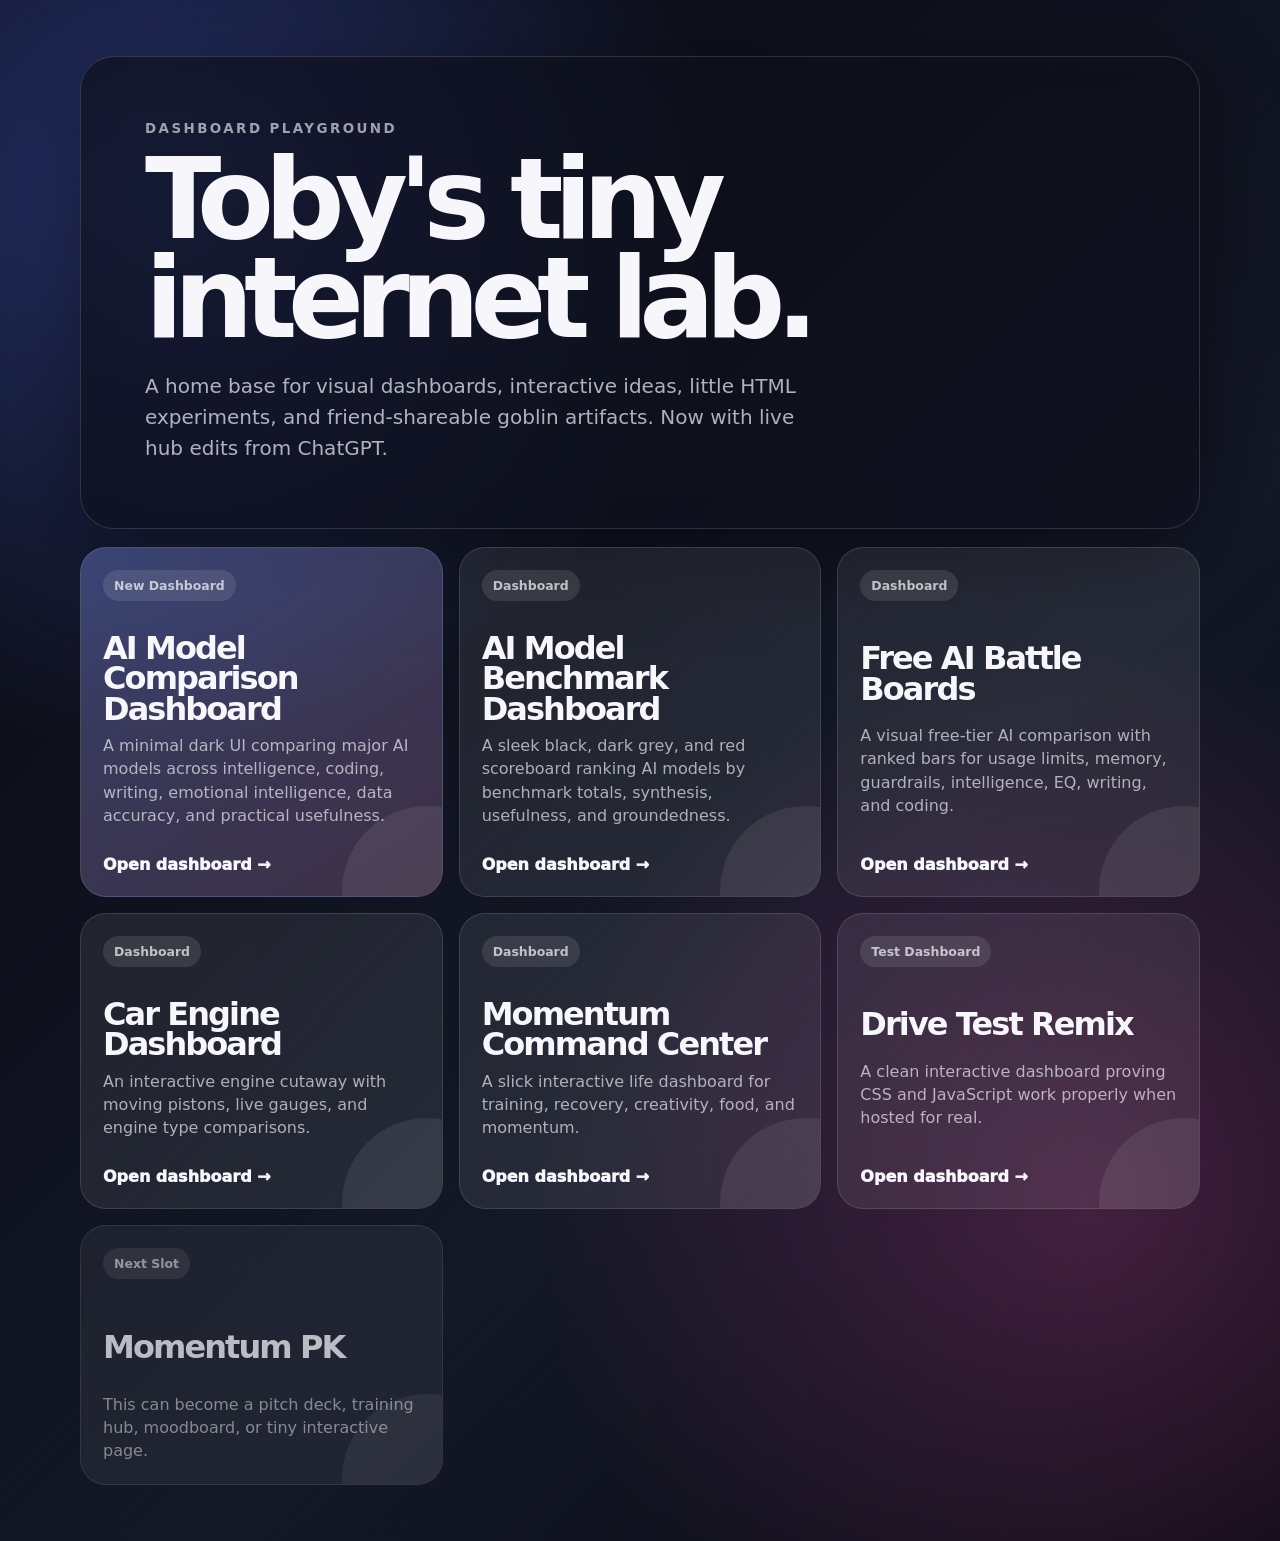
<file: index.html>
<!doctype html>
<html lang="en">
<head>
  <meta charset="utf-8" />
  <meta name="viewport" content="width=device-width, initial-scale=1" />
  <title>Toby's Dashboard Playground</title>
  <link rel="stylesheet" href="style.css" />
</head>
<body>
  <main class="shell">
    <section class="hero">
      <p class="eyebrow">Dashboard Playground</p>
      <h1>Toby's tiny internet lab.</h1>
      <p class="lede">
        A home base for visual dashboards, interactive ideas, little HTML experiments,
        and friend-shareable goblin artifacts. Now with live hub edits from ChatGPT.
      </p>
    </section>

    <section class="grid" aria-label="Dashboard gallery">
      <a class="card featured" href="dashboards/ai-model-comparison-dashboard/">
        <span class="tag">New Dashboard</span>
        <h2>AI Model Comparison Dashboard</h2>
        <p>A minimal dark UI comparing major AI models across intelligence, coding, writing, emotional intelligence, data accuracy, and practical usefulness.</p>
        <span class="open">Open dashboard →</span>
      </a>

      <a class="card" href="dashboards/ai-model-benchmark-dashboard/">
        <span class="tag">Dashboard</span>
        <h2>AI Model Benchmark Dashboard</h2>
        <p>A sleek black, dark grey, and red scoreboard ranking AI models by benchmark totals, synthesis, usefulness, and groundedness.</p>
        <span class="open">Open dashboard →</span>
      </a>

      <a class="card" href="dashboards/free-ai-battle-boards/">
        <span class="tag">Dashboard</span>
        <h2>Free AI Battle Boards</h2>
        <p>A visual free-tier AI comparison with ranked bars for usage limits, memory, guardrails, intelligence, EQ, writing, and coding.</p>
        <span class="open">Open dashboard →</span>
      </a>

      <a class="card" href="dashboards/car-engines/">
        <span class="tag">Dashboard</span>
        <h2>Car Engine Dashboard</h2>
        <p>An interactive engine cutaway with moving pistons, live gauges, and engine type comparisons.</p>
        <span class="open">Open dashboard →</span>
      </a>

      <a class="card" href="dashboards/momentum-command-center/">
        <span class="tag">Dashboard</span>
        <h2>Momentum Command Center</h2>
        <p>A slick interactive life dashboard for training, recovery, creativity, food, and momentum.</p>
        <span class="open">Open dashboard →</span>
      </a>

      <a class="card" href="dashboards/drive-test-remix/">
        <span class="tag">Test Dashboard</span>
        <h2>Drive Test Remix</h2>
        <p>A clean interactive dashboard proving CSS and JavaScript work properly when hosted for real.</p>
        <span class="open">Open dashboard →</span>
      </a>

      <article class="card empty">
        <span class="tag">Next Slot</span>
        <h2>Momentum PK</h2>
        <p>This can become a pitch deck, training hub, moodboard, or tiny interactive page.</p>
      </article>
    </section>
  </main>
</body>
</html>
</file>
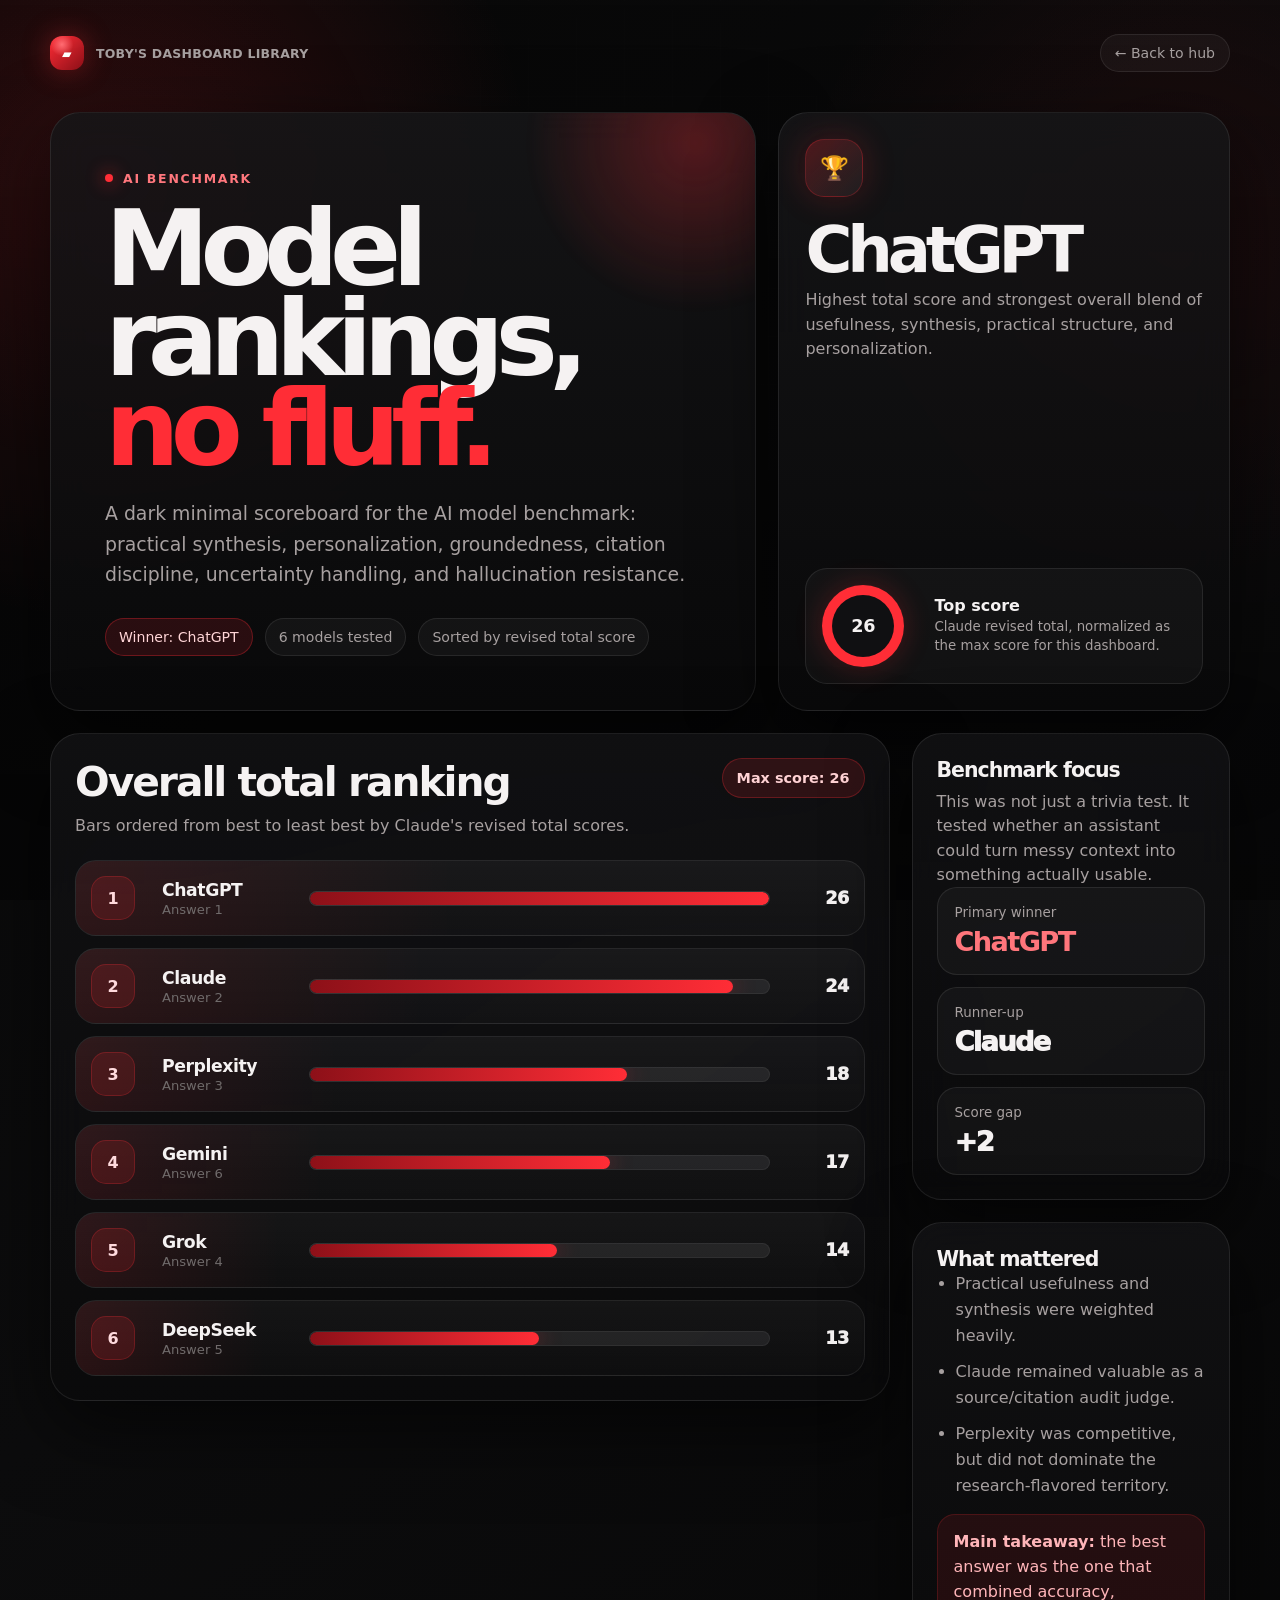
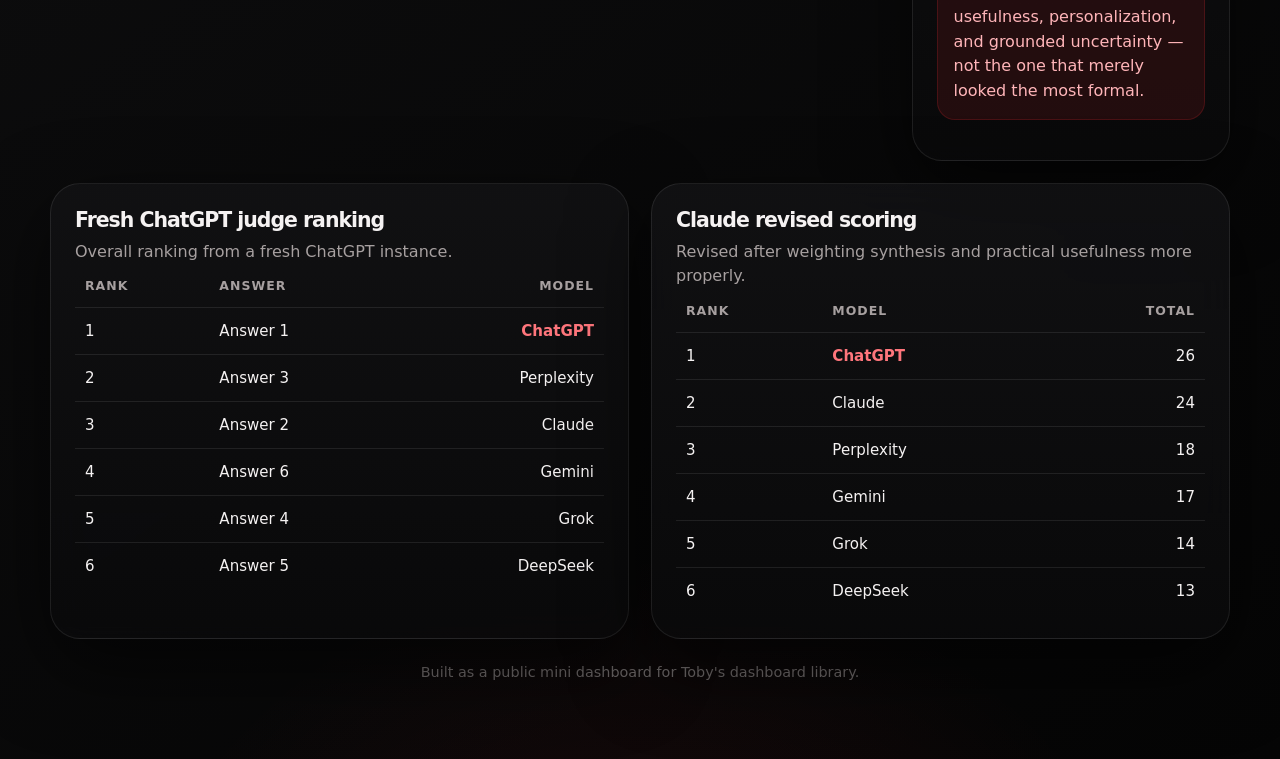
<file: dashboards/ai-model-benchmark-dashboard/index.html>
<!doctype html>
<html lang="en">
<head>
  <meta charset="utf-8" />
  <meta name="viewport" content="width=device-width, initial-scale=1" />
  <title>AI Model Benchmark Dashboard</title>
  <meta name="description" content="A minimal black, dark grey, and red AI model benchmark dashboard ranking ChatGPT, Claude, Perplexity, Gemini, Grok, and DeepSeek." />
  <style>
    :root {
      --bg: #050505;
      --panel: rgba(18, 18, 20, 0.78);
      --panel-strong: #111113;
      --panel-soft: rgba(255, 255, 255, 0.035);
      --line: rgba(255, 255, 255, 0.085);
      --line-strong: rgba(255, 255, 255, 0.14);
      --text: #f5f2f2;
      --muted: #a7a0a0;
      --faint: #706b6b;
      --red: #ff2d36;
      --red-dark: #8d1018;
      --red-soft: rgba(255, 45, 54, 0.13);
      --red-glow: rgba(255, 45, 54, 0.36);
      --gold: #ffb545;
      --radius-xl: 30px;
      --radius-lg: 22px;
      --radius-md: 16px;
      --shadow: 0 28px 80px rgba(0, 0, 0, 0.58);
      --max: 26;
    }

    * { box-sizing: border-box; }

    html {
      background: var(--bg);
      color-scheme: dark;
      scroll-behavior: smooth;
    }

    body {
      margin: 0;
      min-height: 100vh;
      font-family: Inter, ui-sans-serif, system-ui, -apple-system, BlinkMacSystemFont, "Segoe UI", sans-serif;
      color: var(--text);
      background:
        radial-gradient(circle at 8% 8%, rgba(255, 45, 54, 0.17), transparent 27rem),
        radial-gradient(circle at 92% 10%, rgba(255, 45, 54, 0.08), transparent 24rem),
        radial-gradient(circle at 50% 115%, rgba(255, 45, 54, 0.10), transparent 35rem),
        linear-gradient(145deg, #070707, #0c0c0d 45%, #050505);
      overflow-x: hidden;
    }

    body::before {
      content: "";
      position: fixed;
      inset: 0;
      pointer-events: none;
      background-image:
        linear-gradient(rgba(255,255,255,0.032) 1px, transparent 1px),
        linear-gradient(90deg, rgba(255,255,255,0.032) 1px, transparent 1px);
      background-size: 48px 48px;
      mask-image: radial-gradient(circle at 50% 25%, black, transparent 75%);
      opacity: 0.36;
    }

    body::after {
      content: "";
      position: fixed;
      inset: 0;
      pointer-events: none;
      background: linear-gradient(180deg, transparent, rgba(0,0,0,0.35));
    }

    a { color: inherit; }

    .shell {
      position: relative;
      z-index: 1;
      width: min(1180px, calc(100% - 34px));
      margin: 0 auto;
      padding: 34px 0 62px;
    }

    .topbar {
      display: flex;
      align-items: center;
      justify-content: space-between;
      gap: 16px;
      margin-bottom: 40px;
    }

    .brand {
      display: inline-flex;
      align-items: center;
      gap: 12px;
      color: var(--muted);
      font-weight: 750;
      letter-spacing: 0.02em;
      text-transform: uppercase;
      font-size: 0.78rem;
    }

    .brand-mark {
      width: 34px;
      height: 34px;
      border-radius: 12px;
      display: grid;
      place-items: center;
      color: white;
      background:
        radial-gradient(circle at 35% 25%, #ff6c72, transparent 34%),
        linear-gradient(135deg, var(--red), var(--red-dark));
      box-shadow: 0 0 28px var(--red-glow);
    }

    .hub-link {
      color: var(--muted);
      text-decoration: none;
      border: 1px solid var(--line);
      background: rgba(255,255,255,0.04);
      padding: 10px 14px;
      border-radius: 999px;
      font-size: 0.88rem;
      transition: transform 180ms ease, border-color 180ms ease, color 180ms ease, background 180ms ease;
    }

    .hub-link:hover {
      transform: translateY(-1px);
      color: var(--text);
      border-color: rgba(255, 45, 54, 0.35);
      background: var(--red-soft);
    }

    .hero {
      display: grid;
      grid-template-columns: 1.22fr 0.78fr;
      gap: 22px;
      align-items: stretch;
      margin-bottom: 22px;
    }

    @media (max-width: 880px) {
      .hero { grid-template-columns: 1fr; }
      .topbar { margin-bottom: 26px; }
    }

    .hero-card,
    .glass {
      border: 1px solid var(--line);
      border-radius: var(--radius-xl);
      background: linear-gradient(180deg, rgba(22,22,24,0.86), rgba(10,10,11,0.80));
      box-shadow: var(--shadow);
      backdrop-filter: blur(18px);
      overflow: hidden;
    }

    .hero-card {
      position: relative;
      padding: clamp(26px, 5vw, 54px);
      min-height: 384px;
    }

    .hero-card::before {
      content: "";
      position: absolute;
      width: 360px;
      height: 360px;
      right: -120px;
      top: -150px;
      background: radial-gradient(circle, rgba(255,45,54,0.28), transparent 66%);
      filter: blur(4px);
    }

    .eyebrow {
      position: relative;
      display: inline-flex;
      align-items: center;
      gap: 10px;
      margin: 0 0 18px;
      color: #ff777d;
      font-weight: 850;
      font-size: 0.78rem;
      letter-spacing: 0.14em;
      text-transform: uppercase;
    }

    .eyebrow::before {
      content: "";
      width: 8px;
      height: 8px;
      border-radius: 50%;
      background: var(--red);
      box-shadow: 0 0 18px var(--red);
    }

    h1 {
      position: relative;
      margin: 0;
      max-width: 760px;
      font-size: clamp(3rem, 8.2vw, 6.7rem);
      line-height: 0.86;
      letter-spacing: -0.085em;
    }

    .red { color: var(--red); }

    .lede {
      position: relative;
      margin: 24px 0 0;
      max-width: 700px;
      color: var(--muted);
      font-size: clamp(1rem, 1.6vw, 1.18rem);
      line-height: 1.62;
    }

    .hero-actions {
      position: relative;
      display: flex;
      flex-wrap: wrap;
      gap: 12px;
      margin-top: 28px;
    }

    .chip {
      display: inline-flex;
      align-items: center;
      gap: 8px;
      border: 1px solid var(--line);
      background: rgba(255,255,255,0.04);
      color: var(--muted);
      border-radius: 999px;
      padding: 10px 13px;
      font-size: 0.88rem;
    }

    .chip.hot {
      color: #ffd5d7;
      border-color: rgba(255,45,54,0.32);
      background: var(--red-soft);
    }

    .winner-card {
      position: relative;
      padding: 26px;
      display: flex;
      flex-direction: column;
      justify-content: space-between;
      min-height: 384px;
    }

    .crown {
      width: 58px;
      height: 58px;
      display: grid;
      place-items: center;
      border-radius: 19px;
      background: linear-gradient(135deg, rgba(255,45,54,0.26), rgba(255,255,255,0.05));
      border: 1px solid rgba(255,45,54,0.26);
      box-shadow: 0 0 34px rgba(255,45,54,0.20);
      font-size: 1.45rem;
    }

    .winner-card h2 {
      margin: 24px 0 8px;
      font-size: clamp(2.25rem, 5vw, 4.2rem);
      letter-spacing: -0.08em;
      line-height: 0.92;
    }

    .winner-card p {
      margin: 0;
      color: var(--muted);
      line-height: 1.55;
    }

    .score-ring {
      margin-top: 24px;
      display: grid;
      grid-template-columns: 96px 1fr;
      gap: 16px;
      align-items: center;
      padding: 16px;
      border-radius: 22px;
      background: rgba(255,255,255,0.035);
      border: 1px solid var(--line);
    }

    .ring {
      width: 82px;
      aspect-ratio: 1;
      border-radius: 50%;
      display: grid;
      place-items: center;
      background:
        conic-gradient(var(--red) 100%, #272729 0),
        radial-gradient(circle at center, #101012 0 58%, transparent 59%);
      box-shadow: 0 0 28px rgba(255,45,54,0.22);
      font-weight: 900;
      font-size: 1.1rem;
    }

    .ring span {
      display: grid;
      place-items: center;
      width: 62px;
      height: 62px;
      border-radius: 50%;
      background: #101012;
    }

    .ring-copy b { display: block; margin-bottom: 2px; }
    .ring-copy small { color: var(--muted); line-height: 1.45; display: block; }

    .dashboard-grid {
      display: grid;
      grid-template-columns: 1.45fr 0.55fr;
      gap: 22px;
      align-items: start;
      margin-bottom: 22px;
    }

    @media (max-width: 980px) {
      .dashboard-grid { grid-template-columns: 1fr; }
    }

    .panel {
      border: 1px solid var(--line);
      border-radius: var(--radius-xl);
      background: linear-gradient(180deg, rgba(18,18,20,0.86), rgba(10,10,11,0.78));
      box-shadow: var(--shadow);
      backdrop-filter: blur(18px);
      padding: 24px;
    }

    .panel-head {
      display: flex;
      justify-content: space-between;
      align-items: start;
      gap: 20px;
      margin-bottom: 22px;
    }

    @media (max-width: 640px) {
      .panel-head { flex-direction: column; }
    }

    .panel h2,
    .panel h3 {
      margin: 0;
      letter-spacing: -0.05em;
    }

    .panel h2 { font-size: clamp(1.8rem, 3.2vw, 2.55rem); }
    .panel h3 { font-size: 1.28rem; }

    .panel-sub {
      margin: 8px 0 0;
      color: var(--muted);
      line-height: 1.52;
    }

    .metric-pill {
      display: inline-flex;
      align-items: center;
      gap: 10px;
      white-space: nowrap;
      border: 1px solid rgba(255,45,54,0.27);
      color: #ffd2d4;
      background: var(--red-soft);
      padding: 11px 14px;
      border-radius: 999px;
      font-size: 0.9rem;
      font-weight: 700;
    }

    .rows {
      display: grid;
      gap: 12px;
    }

    .rank-row {
      --pct: calc((var(--score) / var(--max)) * 100%);
      position: relative;
      display: grid;
      grid-template-columns: 56px 132px 1fr 64px;
      gap: 15px;
      align-items: center;
      padding: 15px;
      border-radius: 21px;
      border: 1px solid var(--line);
      background: linear-gradient(180deg, rgba(255,255,255,0.045), rgba(255,255,255,0.02));
      overflow: hidden;
      transition: transform 180ms ease, border-color 180ms ease, background 180ms ease;
    }

    .rank-row::before {
      content: "";
      position: absolute;
      inset: 0;
      background: linear-gradient(90deg, rgba(255,45,54,0.12), transparent 48%);
      width: var(--pct);
      opacity: 0.9;
    }

    .rank-row:hover {
      transform: translateY(-2px);
      border-color: rgba(255,45,54,0.28);
      background: rgba(255,255,255,0.055);
    }

    .rank-row > * { position: relative; z-index: 1; }

    @media (max-width: 760px) {
      .rank-row {
        grid-template-columns: 46px 1fr 54px;
        gap: 11px;
      }
      .bar-wrap { grid-column: 1 / -1; }
    }

    .place {
      width: 44px;
      height: 44px;
      border-radius: 15px;
      display: grid;
      place-items: center;
      font-weight: 900;
      color: #ffdadd;
      background: rgba(255,45,54,0.14);
      border: 1px solid rgba(255,45,54,0.24);
    }

    .model-name {
      display: flex;
      flex-direction: column;
      gap: 2px;
      min-width: 0;
    }

    .model-name strong {
      font-size: 1.08rem;
      letter-spacing: -0.025em;
    }

    .model-name span {
      color: var(--faint);
      font-size: 0.82rem;
    }

    .bar-wrap { min-width: 0; }

    .track {
      position: relative;
      height: 15px;
      border-radius: 999px;
      overflow: hidden;
      background: rgba(255,255,255,0.08);
      border: 1px solid rgba(255,255,255,0.055);
    }

    .fill {
      width: var(--pct);
      height: 100%;
      border-radius: inherit;
      background: linear-gradient(90deg, var(--red-dark), var(--red));
      box-shadow: 0 0 24px rgba(255,45,54,0.42);
      transform-origin: left;
      animation: grow 900ms cubic-bezier(.2,.72,.12,1) both;
    }

    .rank-row:nth-child(2) .fill { animation-delay: 70ms; }
    .rank-row:nth-child(3) .fill { animation-delay: 140ms; }
    .rank-row:nth-child(4) .fill { animation-delay: 210ms; }
    .rank-row:nth-child(5) .fill { animation-delay: 280ms; }
    .rank-row:nth-child(6) .fill { animation-delay: 350ms; }

    @keyframes grow {
      from { transform: scaleX(0); }
      to { transform: scaleX(1); }
    }

    .score {
      font-size: 1.1rem;
      font-weight: 950;
      text-align: right;
      letter-spacing: -0.035em;
    }

    .side-stack {
      display: grid;
      gap: 22px;
    }

    .mini-stats {
      display: grid;
      gap: 12px;
    }

    .stat {
      padding: 17px;
      border: 1px solid var(--line);
      border-radius: 20px;
      background: rgba(255,255,255,0.035);
    }

    .stat-label {
      display: block;
      color: var(--muted);
      font-size: 0.84rem;
      margin-bottom: 6px;
    }

    .stat-value {
      display: block;
      font-size: 1.7rem;
      font-weight: 950;
      letter-spacing: -0.06em;
    }

    .note-list {
      margin: 0;
      padding-left: 19px;
      color: var(--muted);
      line-height: 1.62;
    }

    .note-list li + li { margin-top: 10px; }

    .table-grid {
      display: grid;
      grid-template-columns: 1fr 1fr;
      gap: 22px;
    }

    @media (max-width: 930px) {
      .table-grid { grid-template-columns: 1fr; }
    }

    table {
      width: 100%;
      border-collapse: collapse;
      overflow: hidden;
    }

    th, td {
      padding: 14px 10px;
      border-bottom: 1px solid var(--line);
      text-align: left;
      font-size: 0.94rem;
    }

    th {
      color: var(--muted);
      font-size: 0.78rem;
      letter-spacing: 0.08em;
      text-transform: uppercase;
      font-weight: 850;
    }

    td:last-child,
    th:last-child { text-align: right; }

    tr:last-child td { border-bottom: none; }

    .winner { color: #ff767c; font-weight: 900; }

    .footer-note {
      margin-top: 22px;
      color: var(--faint);
      font-size: 0.9rem;
      line-height: 1.55;
      text-align: center;
    }

    .danger {
      color: #ffb5b9;
      background: rgba(255,45,54,0.10);
      border: 1px solid rgba(255,45,54,0.18);
      border-radius: 18px;
      padding: 15px 16px;
      margin-top: 16px;
      line-height: 1.55;
    }
  </style>
</head>
<body>
  <main class="shell">
    <nav class="topbar" aria-label="Top navigation">
      <div class="brand"><span class="brand-mark">▰</span> Toby's Dashboard Library</div>
      <a class="hub-link" href="../../">← Back to hub</a>
    </nav>

    <section class="hero" aria-label="Dashboard hero">
      <article class="hero-card">
        <p class="eyebrow">AI Benchmark</p>
        <h1>Model rankings, <span class="red">no fluff.</span></h1>
        <p class="lede">
          A dark minimal scoreboard for the AI model benchmark: practical synthesis,
          personalization, groundedness, citation discipline, uncertainty handling,
          and hallucination resistance.
        </p>
        <div class="hero-actions" aria-label="Benchmark traits">
          <span class="chip hot">Winner: ChatGPT</span>
          <span class="chip">6 models tested</span>
          <span class="chip">Sorted by revised total score</span>
        </div>
      </article>

      <aside class="glass winner-card" aria-label="Winner summary">
        <div>
          <div class="crown">🏆</div>
          <h2>ChatGPT</h2>
          <p>
            Highest total score and strongest overall blend of usefulness,
            synthesis, practical structure, and personalization.
          </p>
        </div>
        <div class="score-ring">
          <div class="ring" aria-label="26 out of 26"><span>26</span></div>
          <div class="ring-copy">
            <b>Top score</b>
            <small>Claude revised total, normalized as the max score for this dashboard.</small>
          </div>
        </div>
      </aside>
    </section>

    <section class="dashboard-grid">
      <article class="panel" aria-label="Overall ranking bars">
        <div class="panel-head">
          <div>
            <h2>Overall total ranking</h2>
            <p class="panel-sub">Bars ordered from best to least best by Claude's revised total scores.</p>
          </div>
          <div class="metric-pill">Max score: 26</div>
        </div>

        <div class="rows">
          <div class="rank-row" style="--score: 26">
            <div class="place">1</div>
            <div class="model-name"><strong>ChatGPT</strong><span>Answer 1</span></div>
            <div class="bar-wrap"><div class="track"><div class="fill"></div></div></div>
            <div class="score">26</div>
          </div>

          <div class="rank-row" style="--score: 24">
            <div class="place">2</div>
            <div class="model-name"><strong>Claude</strong><span>Answer 2</span></div>
            <div class="bar-wrap"><div class="track"><div class="fill"></div></div></div>
            <div class="score">24</div>
          </div>

          <div class="rank-row" style="--score: 18">
            <div class="place">3</div>
            <div class="model-name"><strong>Perplexity</strong><span>Answer 3</span></div>
            <div class="bar-wrap"><div class="track"><div class="fill"></div></div></div>
            <div class="score">18</div>
          </div>

          <div class="rank-row" style="--score: 17">
            <div class="place">4</div>
            <div class="model-name"><strong>Gemini</strong><span>Answer 6</span></div>
            <div class="bar-wrap"><div class="track"><div class="fill"></div></div></div>
            <div class="score">17</div>
          </div>

          <div class="rank-row" style="--score: 14">
            <div class="place">5</div>
            <div class="model-name"><strong>Grok</strong><span>Answer 4</span></div>
            <div class="bar-wrap"><div class="track"><div class="fill"></div></div></div>
            <div class="score">14</div>
          </div>

          <div class="rank-row" style="--score: 13">
            <div class="place">6</div>
            <div class="model-name"><strong>DeepSeek</strong><span>Answer 5</span></div>
            <div class="bar-wrap"><div class="track"><div class="fill"></div></div></div>
            <div class="score">13</div>
          </div>
        </div>
      </article>

      <aside class="side-stack">
        <section class="panel">
          <h3>Benchmark focus</h3>
          <p class="panel-sub">This was not just a trivia test. It tested whether an assistant could turn messy context into something actually usable.</p>
          <div class="mini-stats">
            <div class="stat"><span class="stat-label">Primary winner</span><span class="stat-value winner">ChatGPT</span></div>
            <div class="stat"><span class="stat-label">Runner-up</span><span class="stat-value">Claude</span></div>
            <div class="stat"><span class="stat-label">Score gap</span><span class="stat-value">+2</span></div>
          </div>
        </section>

        <section class="panel">
          <h3>What mattered</h3>
          <ul class="note-list">
            <li>Practical usefulness and synthesis were weighted heavily.</li>
            <li>Claude remained valuable as a source/citation audit judge.</li>
            <li>Perplexity was competitive, but did not dominate the research-flavored territory.</li>
          </ul>
          <p class="danger"><strong>Main takeaway:</strong> the best answer was the one that combined accuracy, usefulness, personalization, and grounded uncertainty — not the one that merely looked the most formal.</p>
        </section>
      </aside>
    </section>

    <section class="table-grid" aria-label="Judge ranking tables">
      <article class="panel">
        <h3>Fresh ChatGPT judge ranking</h3>
        <p class="panel-sub">Overall ranking from a fresh ChatGPT instance.</p>
        <table>
          <thead><tr><th>Rank</th><th>Answer</th><th>Model</th></tr></thead>
          <tbody>
            <tr><td>1</td><td>Answer 1</td><td class="winner">ChatGPT</td></tr>
            <tr><td>2</td><td>Answer 3</td><td>Perplexity</td></tr>
            <tr><td>3</td><td>Answer 2</td><td>Claude</td></tr>
            <tr><td>4</td><td>Answer 6</td><td>Gemini</td></tr>
            <tr><td>5</td><td>Answer 4</td><td>Grok</td></tr>
            <tr><td>6</td><td>Answer 5</td><td>DeepSeek</td></tr>
          </tbody>
        </table>
      </article>

      <article class="panel">
        <h3>Claude revised scoring</h3>
        <p class="panel-sub">Revised after weighting synthesis and practical usefulness more properly.</p>
        <table>
          <thead><tr><th>Rank</th><th>Model</th><th>Total</th></tr></thead>
          <tbody>
            <tr><td>1</td><td class="winner">ChatGPT</td><td>26</td></tr>
            <tr><td>2</td><td>Claude</td><td>24</td></tr>
            <tr><td>3</td><td>Perplexity</td><td>18</td></tr>
            <tr><td>4</td><td>Gemini</td><td>17</td></tr>
            <tr><td>5</td><td>Grok</td><td>14</td></tr>
            <tr><td>6</td><td>DeepSeek</td><td>13</td></tr>
          </tbody>
        </table>
      </article>
    </section>

    <p class="footer-note">Built as a public mini dashboard for Toby's dashboard library.</p>
  </main>
</body>
</html>
</file>
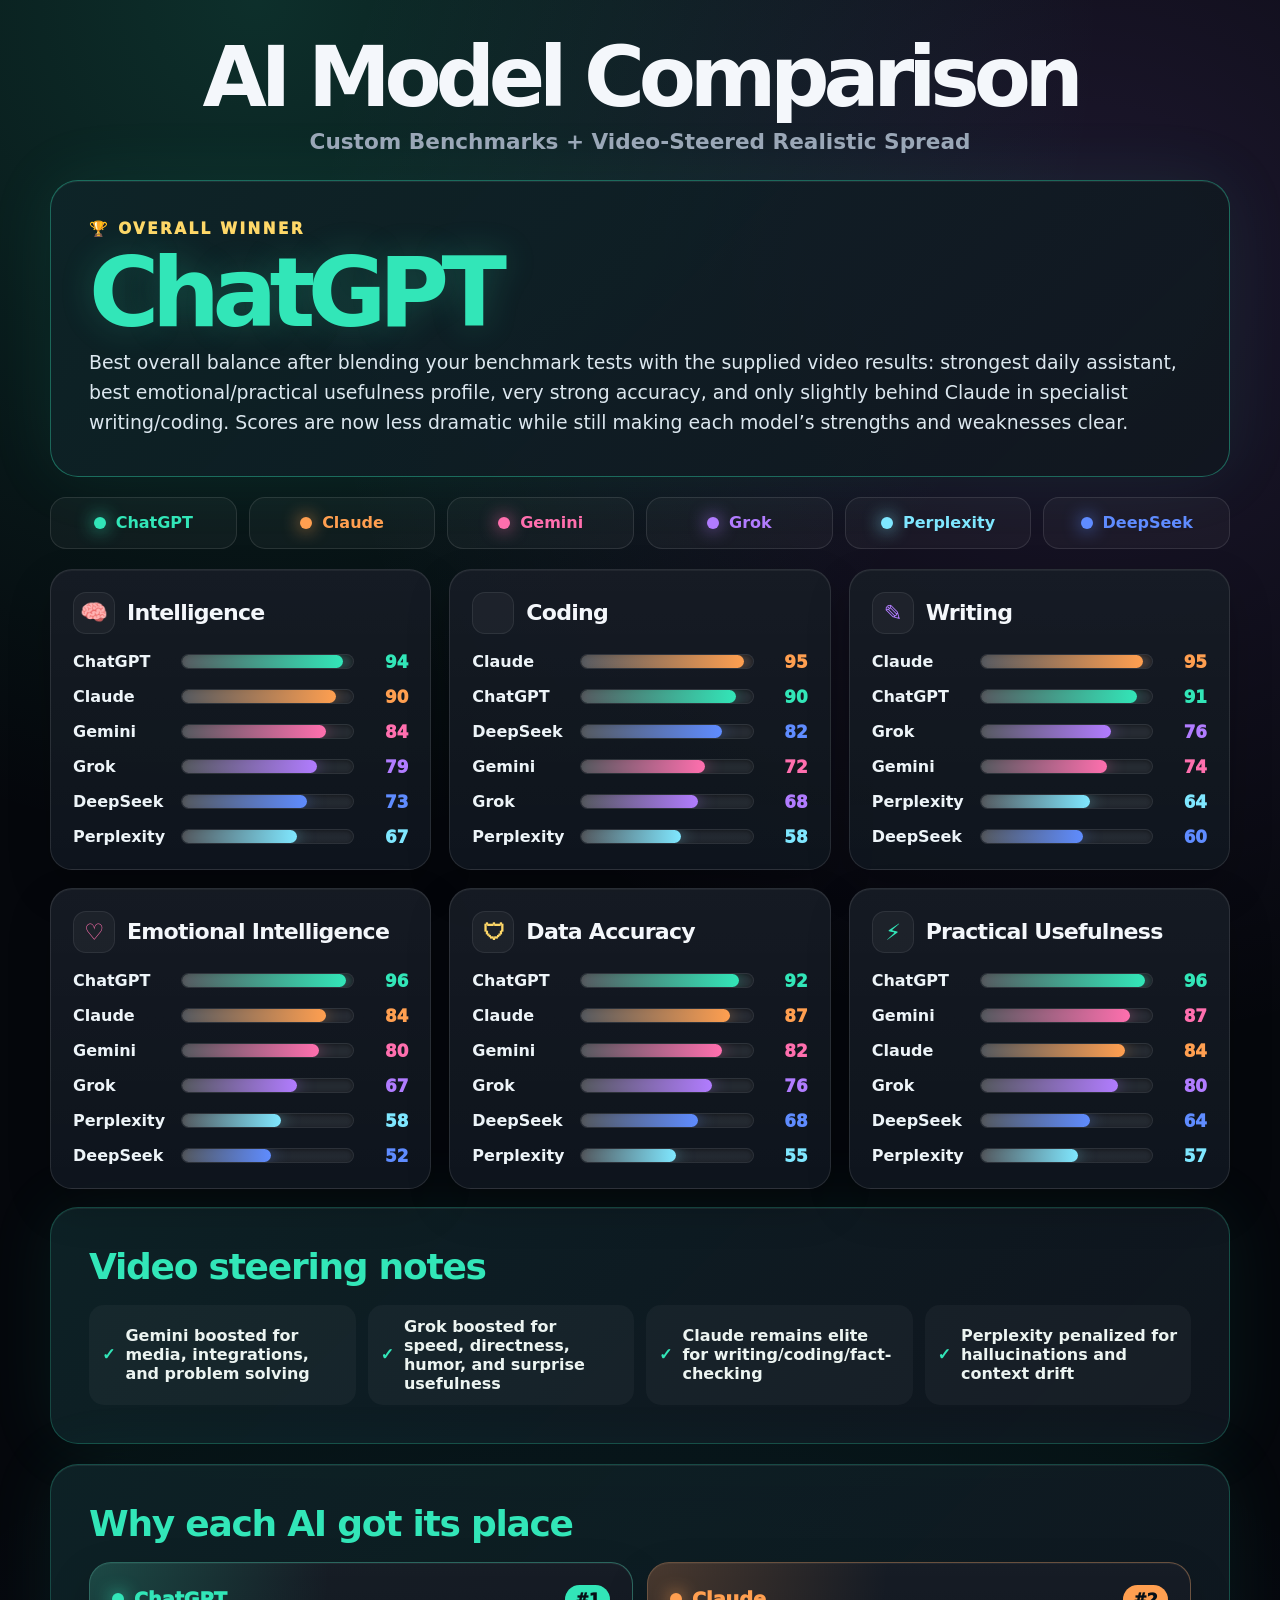
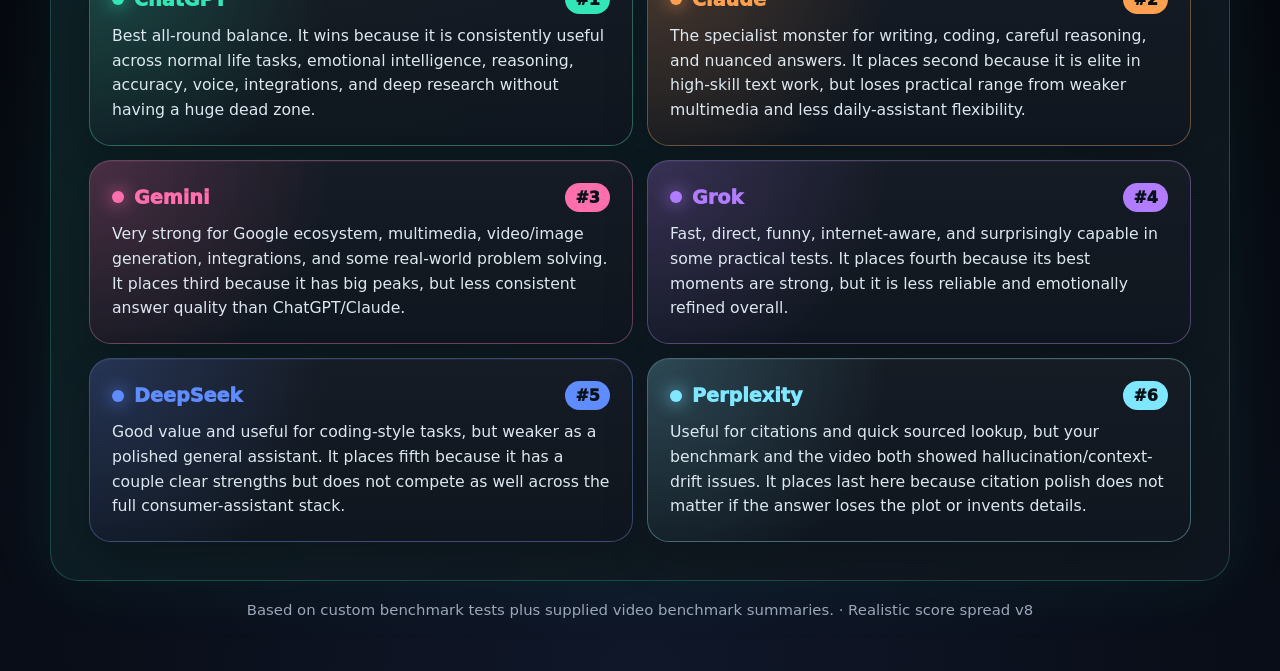
<file: dashboards/ai-model-comparison-dashboard/index.html>
<!doctype html>
<html lang="en">
<head>
  <meta charset="utf-8" />
  <meta name="viewport" content="width=device-width, initial-scale=1" />
  <title>AI Model Comparison Dashboard</title>
  <style>
    :root {
      --bg: #05070c;
      --panel: rgba(12, 18, 27, 0.9);
      --border: rgba(255,255,255,0.105);
      --text: #f4f7fb;
      --muted: #9aa7b7;
      --track: rgba(255,255,255,0.085);
      --chatgpt: #32e6b8;
      --claude: #ff9f50;
      --gemini: #ff6fae;
      --grok: #b17cff;
      --perplexity: #7fe7ff;
      --deepseek: #5f8cff;
    }

    * { box-sizing: border-box; }

    body {
      margin: 0;
      min-height: 100vh;
      font-family: Inter, ui-sans-serif, system-ui, -apple-system, BlinkMacSystemFont, "Segoe UI", sans-serif;
      color: var(--text);
      background:
        radial-gradient(circle at 20% 0%, rgba(50,230,184,0.18), transparent 34%),
        radial-gradient(circle at 85% 12%, rgba(177,124,255,0.14), transparent 34%),
        radial-gradient(circle at 50% 100%, rgba(95,140,255,0.12), transparent 42%),
        var(--bg);
      padding: 38px 18px 52px;
    }

    .wrap { width: min(1180px, 100%); margin: auto; }
    header { text-align: center; margin-bottom: 26px; }

    h1 {
      margin: 0;
      font-size: clamp(2.6rem, 7vw, 5.2rem);
      letter-spacing: -0.075em;
      line-height: 0.95;
    }

    .subtitle {
      margin: 12px 0 0;
      color: var(--muted);
      font-size: clamp(1.05rem, 2vw, 1.35rem);
      font-weight: 700;
    }

    .winner, .summary, .placements {
      border: 1px solid rgba(50,230,184,0.24);
      background: linear-gradient(135deg, rgba(50,230,184,0.08), rgba(255,255,255,0.02)), var(--panel);
      border-radius: 28px;
      padding: clamp(24px, 4vw, 38px);
      box-shadow: 0 0 70px rgba(50,230,184,0.08), inset 0 1px 0 rgba(255,255,255,0.065);
      margin-bottom: 20px;
    }

    .winner { border-color: rgba(50,230,184,0.38); }

    .winner-label {
      display: inline-flex;
      align-items: center;
      gap: 10px;
      margin-bottom: 12px;
      color: #ffd868;
      letter-spacing: 0.16em;
      font-weight: 950;
      font-size: 0.95rem;
    }

    .winner h2 {
      margin: 0 0 12px;
      color: var(--chatgpt);
      font-size: clamp(3rem, 8vw, 6rem);
      line-height: 0.9;
      letter-spacing: -0.08em;
      text-shadow: 0 0 34px rgba(50,230,184,0.22);
    }

    .winner p, .summary p, .placements p {
      margin: 0;
      color: #dce7ef;
      font-size: clamp(1rem, 1.7vw, 1.18rem);
      line-height: 1.58;
    }

    .model-colors {
      display: grid;
      grid-template-columns: repeat(6, minmax(0, 1fr));
      gap: 12px;
      margin-bottom: 20px;
    }

    .chip {
      min-height: 52px;
      display: flex;
      align-items: center;
      justify-content: center;
      gap: 10px;
      border-radius: 16px;
      border: 1px solid var(--border);
      background: rgba(255,255,255,0.035);
      color: var(--model);
      font-weight: 850;
    }

    .dot {
      width: 12px;
      height: 12px;
      border-radius: 999px;
      background: var(--model);
      box-shadow: 0 0 18px var(--model);
    }

    .grid {
      display: grid;
      grid-template-columns: repeat(3, 1fr);
      gap: 18px;
    }

    .card, .place-card {
      border: 1px solid var(--border);
      background: linear-gradient(180deg, rgba(255,255,255,0.045), rgba(255,255,255,0.015)), var(--panel);
      border-radius: 22px;
      padding: 22px;
      box-shadow: inset 0 1px 0 rgba(255,255,255,0.05), 0 18px 44px rgba(0,0,0,0.2);
    }

    .card h3, .summary h3, .placements h3 {
      margin: 0 0 18px;
      display: flex;
      align-items: center;
      gap: 12px;
      font-size: 1.38rem;
      letter-spacing: -0.035em;
    }

    .summary h3, .placements h3 { color: var(--chatgpt); font-size: clamp(1.55rem, 3vw, 2.25rem); }

    .icon {
      width: 42px;
      height: 42px;
      display: grid;
      place-items: center;
      border-radius: 13px;
      border: 1px solid rgba(255,255,255,0.08);
      background: rgba(255,255,255,0.04);
      color: var(--accent);
      font-size: 1.4rem;
    }

    .rows { display: grid; gap: 15px; }

    .row {
      display: grid;
      grid-template-columns: 96px minmax(120px, 1fr) 42px;
      gap: 12px;
      align-items: center;
    }

    .name { color: #edf4f8; font-weight: 780; white-space: nowrap; }

    .track {
      height: 15px;
      border-radius: 999px;
      overflow: hidden;
      background: var(--track);
      border: 1px solid rgba(255,255,255,0.04);
      box-shadow: inset 0 1px 4px rgba(0,0,0,0.44);
    }

    .fill {
      display: block;
      height: 100%;
      border-radius: inherit;
      background: linear-gradient(90deg, rgba(255,255,255,0.22), var(--model));
      box-shadow: 0 0 18px color-mix(in srgb, var(--model), transparent 50%);
    }

    .score { color: var(--model); text-align: right; font-size: 1.05rem; font-weight: 950; }

    .summary, .placements { margin-top: 18px; }

    .bullets {
      display: grid;
      grid-template-columns: repeat(4, 1fr);
      gap: 12px;
    }

    .bullet {
      display: flex;
      gap: 10px;
      align-items: center;
      padding: 12px 13px;
      border-radius: 15px;
      background: rgba(255,255,255,0.035);
      color: #ecf4f1;
      font-weight: 700;
    }

    .check { color: var(--chatgpt); font-weight: 950; }

    .placement-grid {
      display: grid;
      grid-template-columns: repeat(2, 1fr);
      gap: 14px;
    }

    .place-card {
      position: relative;
      overflow: hidden;
      border-color: color-mix(in srgb, var(--model), rgba(255,255,255,0.1) 70%);
    }

    .place-card::before {
      content: "";
      position: absolute;
      inset: 0;
      background: radial-gradient(circle at top left, color-mix(in srgb, var(--model), transparent 78%), transparent 42%);
      pointer-events: none;
    }

    .place-head {
      position: relative;
      z-index: 1;
      display: flex;
      align-items: center;
      justify-content: space-between;
      gap: 16px;
      margin-bottom: 10px;
    }

    .place-title {
      display: flex;
      align-items: center;
      gap: 10px;
      font-weight: 950;
      font-size: 1.2rem;
      color: var(--model);
    }

    .rank {
      color: #071017;
      background: var(--model);
      border-radius: 999px;
      padding: 5px 10px;
      font-weight: 950;
      white-space: nowrap;
    }

    .place-card p {
      position: relative;
      z-index: 1;
      color: #dce7ef;
      font-size: 0.98rem;
    }

    footer { text-align: center; color: var(--muted); margin-top: 20px; font-size: 0.93rem; }

    @media (max-width: 980px) {
      .model-colors { grid-template-columns: repeat(2, 1fr); }
      .grid { grid-template-columns: 1fr; }
      .bullets { grid-template-columns: 1fr 1fr; }
      .placement-grid { grid-template-columns: 1fr; }
    }

    @media (max-width: 560px) {
      body { padding: 24px 12px 36px; }
      .model-colors { grid-template-columns: 1fr; }
      .row { grid-template-columns: 82px minmax(80px, 1fr) 34px; gap: 9px; }
      .name { font-size: 0.9rem; }
      .card, .place-card { padding: 18px; }
      .bullets { grid-template-columns: 1fr; }
      .place-head { align-items: flex-start; flex-direction: column; }
    }
  </style>
</head>
<body>
  <main class="wrap">
    <header>
      <h1>AI Model Comparison</h1>
      <p class="subtitle">Custom Benchmarks + Video-Steered Realistic Spread</p>
    </header>

    <section class="winner">
      <div class="winner-label">🏆 OVERALL WINNER</div>
      <h2>ChatGPT</h2>
      <p>Best overall balance after blending your benchmark tests with the supplied video results: strongest daily assistant, best emotional/practical usefulness profile, very strong accuracy, and only slightly behind Claude in specialist writing/coding. Scores are now less dramatic while still making each model’s strengths and weaknesses clear.</p>
    </section>

    <section class="model-colors" aria-label="Model color key">
      <div class="chip" style="--model: var(--chatgpt)"><span class="dot"></span>ChatGPT</div>
      <div class="chip" style="--model: var(--claude)"><span class="dot"></span>Claude</div>
      <div class="chip" style="--model: var(--gemini)"><span class="dot"></span>Gemini</div>
      <div class="chip" style="--model: var(--grok)"><span class="dot"></span>Grok</div>
      <div class="chip" style="--model: var(--perplexity)"><span class="dot"></span>Perplexity</div>
      <div class="chip" style="--model: var(--deepseek)"><span class="dot"></span>DeepSeek</div>
    </section>

    <section class="grid" id="cards"></section>

    <section class="summary">
      <h3>Video steering notes</h3>
      <div class="bullets">
        <div class="bullet"><span class="check">✓</span>Gemini boosted for media, integrations, and problem solving</div>
        <div class="bullet"><span class="check">✓</span>Grok boosted for speed, directness, humor, and surprise usefulness</div>
        <div class="bullet"><span class="check">✓</span>Claude remains elite for writing/coding/fact-checking</div>
        <div class="bullet"><span class="check">✓</span>Perplexity penalized for hallucinations and context drift</div>
      </div>
    </section>

    <section class="placements">
      <h3>Why each AI got its place</h3>
      <div class="placement-grid" id="placements"></div>
    </section>

    <footer>Based on custom benchmark tests plus supplied video benchmark summaries. · Realistic score spread v8</footer>
  </main>

  <script>
    const colors = {
      ChatGPT: 'var(--chatgpt)',
      Claude: 'var(--claude)',
      Gemini: 'var(--gemini)',
      Grok: 'var(--grok)',
      Perplexity: 'var(--perplexity)',
      DeepSeek: 'var(--deepseek)'
    };

    const metrics = [
      {
        title: 'Intelligence', icon: '🧠', accent: '#32e6b8',
        rows: [['ChatGPT', 94], ['Claude', 90], ['Gemini', 84], ['Grok', 79], ['DeepSeek', 73], ['Perplexity', 67]]
      },
      {
        title: 'Coding', icon: '</>', accent: '#7fe7ff',
        rows: [['Claude', 95], ['ChatGPT', 90], ['DeepSeek', 82], ['Gemini', 72], ['Grok', 68], ['Perplexity', 58]]
      },
      {
        title: 'Writing', icon: '✎', accent: '#b17cff',
        rows: [['Claude', 95], ['ChatGPT', 91], ['Grok', 76], ['Gemini', 74], ['Perplexity', 64], ['DeepSeek', 60]]
      },
      {
        title: 'Emotional Intelligence', icon: '♡', accent: '#ff6fae',
        rows: [['ChatGPT', 96], ['Claude', 84], ['Gemini', 80], ['Grok', 67], ['Perplexity', 58], ['DeepSeek', 52]]
      },
      {
        title: 'Data Accuracy', icon: '🛡', accent: '#ffd868',
        rows: [['ChatGPT', 92], ['Claude', 87], ['Gemini', 82], ['Grok', 76], ['DeepSeek', 68], ['Perplexity', 55]]
      },
      {
        title: 'Practical Usefulness', icon: '⚡', accent: '#32e6b8',
        rows: [['ChatGPT', 96], ['Gemini', 87], ['Claude', 84], ['Grok', 80], ['DeepSeek', 64], ['Perplexity', 57]]
      }
    ];

    const placements = [
      ['#1', 'ChatGPT', 'Best all-round balance. It wins because it is consistently useful across normal life tasks, emotional intelligence, reasoning, accuracy, voice, integrations, and deep research without having a huge dead zone.'],
      ['#2', 'Claude', 'The specialist monster for writing, coding, careful reasoning, and nuanced answers. It places second because it is elite in high-skill text work, but loses practical range from weaker multimedia and less daily-assistant flexibility.'],
      ['#3', 'Gemini', 'Very strong for Google ecosystem, multimedia, video/image generation, integrations, and some real-world problem solving. It places third because it has big peaks, but less consistent answer quality than ChatGPT/Claude.'],
      ['#4', 'Grok', 'Fast, direct, funny, internet-aware, and surprisingly capable in some practical tests. It places fourth because its best moments are strong, but it is less reliable and emotionally refined overall.'],
      ['#5', 'DeepSeek', 'Good value and useful for coding-style tasks, but weaker as a polished general assistant. It places fifth because it has a couple clear strengths but does not compete as well across the full consumer-assistant stack.'],
      ['#6', 'Perplexity', 'Useful for citations and quick sourced lookup, but your benchmark and the video both showed hallucination/context-drift issues. It places last here because citation polish does not matter if the answer loses the plot or invents details.']
    ];

    const cards = document.getElementById('cards');

    metrics.forEach(metric => {
      const article = document.createElement('article');
      article.className = 'card';
      article.style.setProperty('--accent', metric.accent);
      article.innerHTML = `
        <h3><span class="icon">${metric.icon}</span>${metric.title}</h3>
        <div class="rows">
          ${metric.rows.map(([name, score]) => `
            <div class="row" style="--model: ${colors[name]}">
              <span class="name">${name}</span>
              <span class="track"><span class="fill" style="width:${score}%"></span></span>
              <span class="score">${score}</span>
            </div>
          `).join('')}
        </div>
      `;
      cards.appendChild(article);
    });

    const placementRoot = document.getElementById('placements');
    placements.forEach(([rank, name, why]) => {
      const card = document.createElement('article');
      card.className = 'place-card';
      card.style.setProperty('--model', colors[name]);
      card.innerHTML = `
        <div class="place-head">
          <div class="place-title"><span class="dot"></span>${name}</div>
          <span class="rank">${rank}</span>
        </div>
        <p>${why}</p>
      `;
      placementRoot.appendChild(card);
    });
  </script>
</body>
</html>
</file>
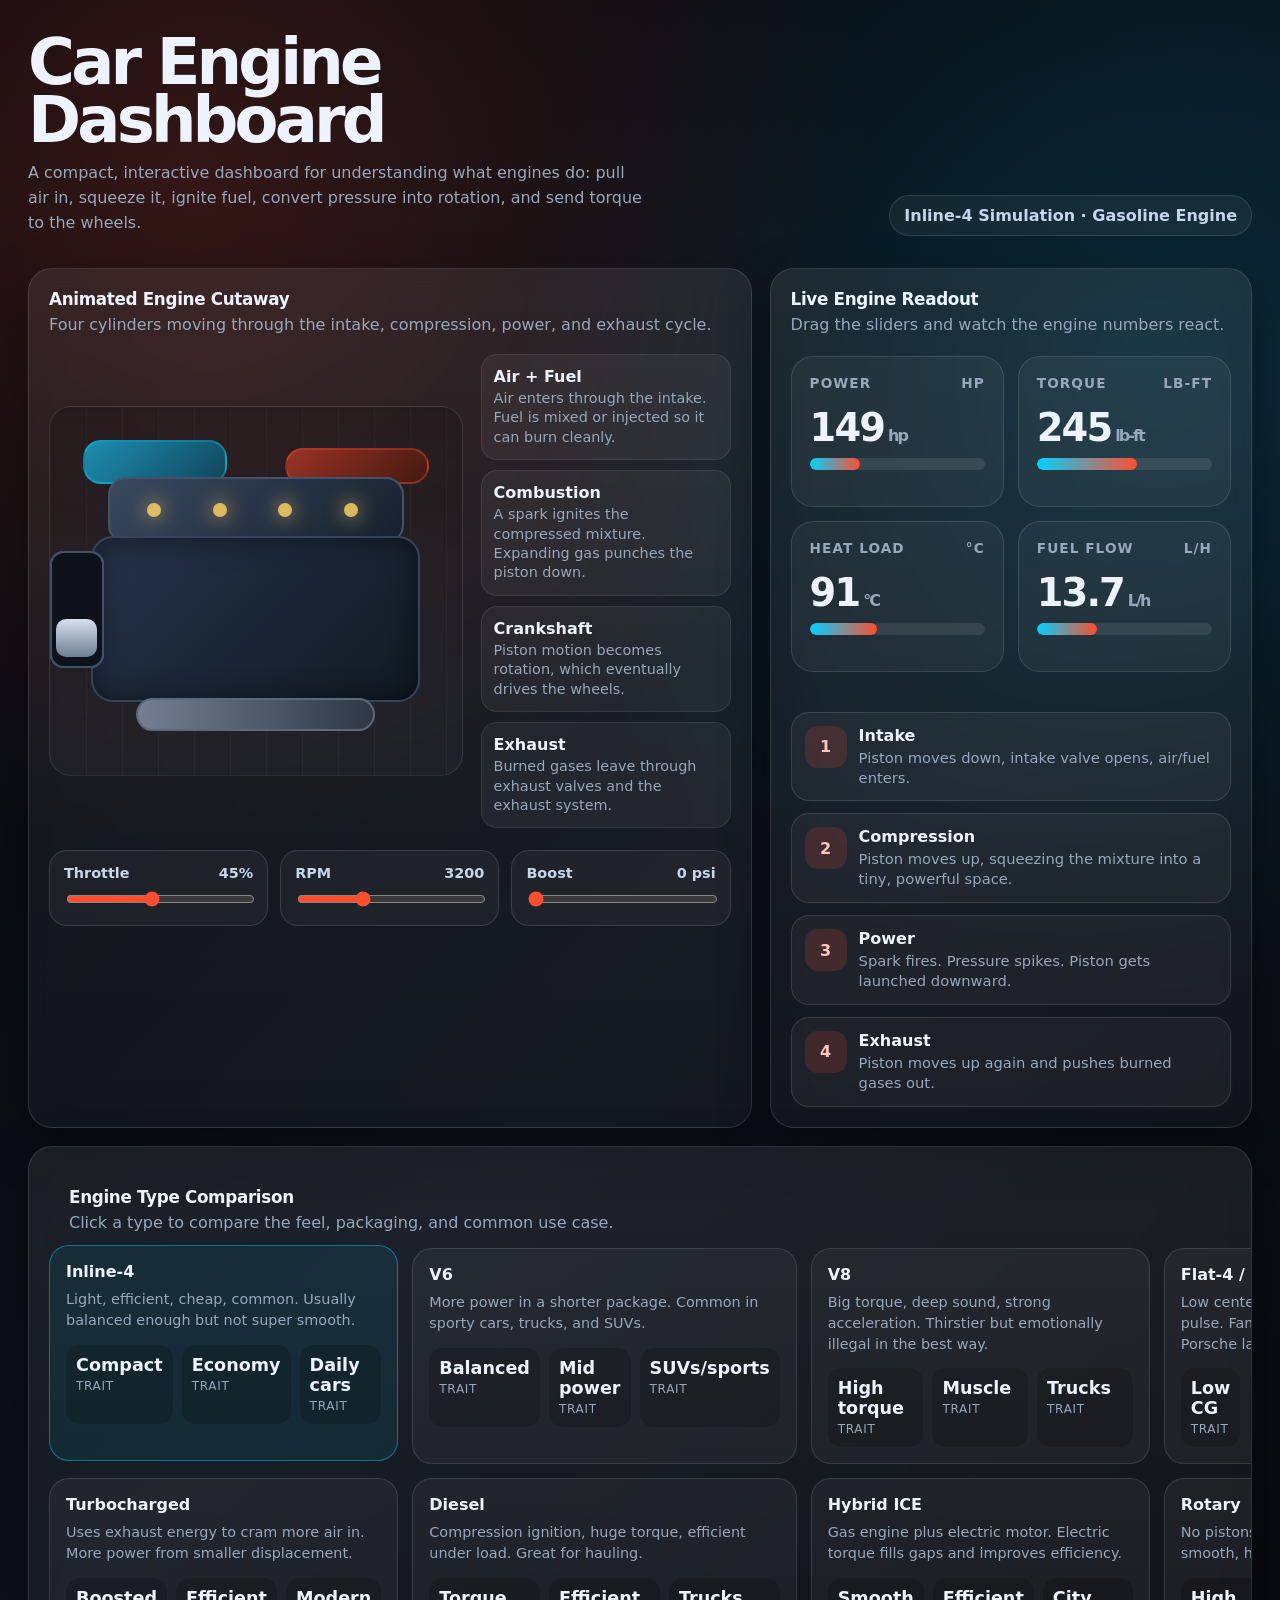
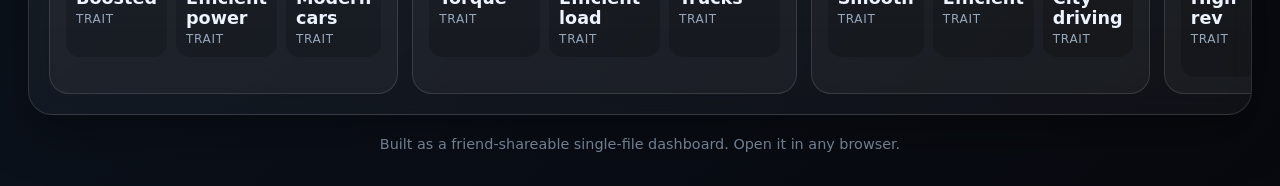
<file: dashboards/car-engines/index.html>
<!DOCTYPE html>
<html lang="en">
<head>
<meta charset="UTF-8" />
<meta name="viewport" content="width=device-width, initial-scale=1.0" />
<title>Car Engine Dashboard</title>
<style>
  :root{
    --bg:#080b10;
    --panel:#101722;
    --panel2:#141e2c;
    --text:#edf4ff;
    --muted:#97a8bd;
    --line:rgba(255,255,255,.12);
    --accent:#ff4d2e;
    --accent2:#00d1ff;
    --good:#72f5a7;
    --warn:#ffd166;
    --danger:#ff5c7a;
    --shadow:0 18px 50px rgba(0,0,0,.35);
  }
  *{box-sizing:border-box}
  body{
    margin:0;
    font-family:Inter, ui-sans-serif, system-ui, -apple-system, Segoe UI, sans-serif;
    background:
      radial-gradient(circle at 15% 10%, rgba(255,77,46,.18), transparent 35%),
      radial-gradient(circle at 90% 20%, rgba(0,209,255,.13), transparent 35%),
      linear-gradient(135deg,#06080c,#0b111b 55%,#07090e);
    color:var(--text);
    min-height:100vh;
  }
  header{
    padding:34px 28px 20px;
    display:flex;
    align-items:flex-end;
    justify-content:space-between;
    gap:20px;
  }
  h1{margin:0;font-size:clamp(2rem,5vw,4.7rem);letter-spacing:-.06em;line-height:.9}
  .subtitle{color:var(--muted);max-width:620px;font-size:1rem;margin-top:12px;line-height:1.55}
  .badge{border:1px solid var(--line);background:rgba(255,255,255,.05);border-radius:999px;padding:10px 14px;color:#c6d6ea;font-weight:700;white-space:nowrap}
  main{padding:12px 28px 34px;display:grid;grid-template-columns:1.2fr .8fr;gap:18px;max-width:1500px;margin:auto}
  .card{background:linear-gradient(180deg,rgba(255,255,255,.075),rgba(255,255,255,.035));border:1px solid var(--line);border-radius:24px;box-shadow:var(--shadow);overflow:hidden;backdrop-filter:blur(12px)}
  .card h2{margin:0 0 4px;font-size:1.05rem;letter-spacing:-.02em}
  .card p{margin:0;color:var(--muted);line-height:1.45}
  .section-head{padding:20px 20px 0;display:flex;justify-content:space-between;gap:16px;align-items:flex-start}
  .engine-wrap{padding:18px 20px 22px;display:grid;grid-template-columns:1fr 250px;gap:18px;align-items:center}
  .engine{
    position:relative;height:370px;border-radius:22px;background:
      linear-gradient(180deg,rgba(0,0,0,.18),rgba(255,255,255,.03)),
      repeating-linear-gradient(90deg,rgba(255,255,255,.03) 0 1px,transparent 1px 36px);
    border:1px solid rgba(255,255,255,.1);overflow:hidden;
  }
  .block{position:absolute;left:10%;right:10%;bottom:20%;height:45%;border-radius:22px;background:linear-gradient(135deg,#253248,#111923);border:2px solid #34445d;box-shadow:inset 0 0 30px rgba(0,0,0,.45)}
  .head{position:absolute;left:14%;right:14%;top:19%;height:18%;border-radius:18px;background:linear-gradient(135deg,#39495f,#17202d);border:2px solid #43536c}
  .intake{position:absolute;left:8%;top:9%;width:35%;height:12%;border-radius:18px;background:linear-gradient(135deg,#1e8db1,#10465c);border:2px solid rgba(0,209,255,.35)}
  .exhaust{position:absolute;right:8%;top:11%;width:35%;height:10%;border-radius:18px;background:linear-gradient(135deg,#9a3324,#451910);border:2px solid rgba(255,77,46,.35)}
  .cylinder{position:absolute;bottom:29%;width:13%;height:32%;border-radius:14px;background:#0d121a;border:2px solid #42516a;overflow:hidden}
  .cylinder:nth-child(1){left:18%}.cylinder:nth-child(2){left:34%}.cylinder:nth-child(3){left:50%}.cylinder:nth-child(4){left:66%}
  .piston{position:absolute;left:9%;right:9%;height:34%;border-radius:10px;background:linear-gradient(180deg,#d5e0ee,#6e7e91);bottom:8%;animation:piston 1.25s ease-in-out infinite}
  .cylinder:nth-child(2) .piston{animation-delay:-.3s}.cylinder:nth-child(3) .piston{animation-delay:-.62s}.cylinder:nth-child(4) .piston{animation-delay:-.92s}
  @keyframes piston{0%,100%{transform:translateY(0)}50%{transform:translateY(-62px)}}
  .spark{position:absolute;top:26%;width:14px;height:14px;border-radius:50%;background:var(--warn);box-shadow:0 0 20px var(--warn);opacity:.85;animation:spark .55s steps(2,end) infinite}
  .s1{left:23.5%}.s2{left:39.5%;animation-delay:.14s}.s3{left:55.5%;animation-delay:.27s}.s4{left:71.5%;animation-delay:.41s}
  @keyframes spark{50%{opacity:.1;transform:scale(.75)}}
  .crank{position:absolute;left:21%;right:21%;bottom:12%;height:9%;border-radius:999px;background:linear-gradient(90deg,#757f91,#2e3746);border:2px solid #59697f}
  .labels{display:grid;gap:10px}
  .label{padding:12px;border-radius:16px;background:rgba(255,255,255,.05);border:1px solid rgba(255,255,255,.09)}
  .label b{display:block;margin-bottom:3px}.label span{color:var(--muted);font-size:.9rem;line-height:1.35;display:block}
  .controls{padding:0 20px 20px;display:grid;grid-template-columns:repeat(3,1fr);gap:12px}
  .control{padding:14px;border-radius:18px;background:rgba(255,255,255,.045);border:1px solid var(--line)}
  .control label{display:flex;justify-content:space-between;color:#c7d7ea;font-weight:700;font-size:.9rem}.control input{width:100%;accent-color:var(--accent);margin-top:10px}
  .gauges{display:grid;grid-template-columns:repeat(2,1fr);gap:14px;padding:20px}
  .gauge{padding:18px;border-radius:22px;background:rgba(255,255,255,.045);border:1px solid var(--line);min-height:151px}
  .gauge .top{display:flex;justify-content:space-between;gap:10px;color:var(--muted);font-size:.85rem;font-weight:700;text-transform:uppercase;letter-spacing:.08em}
  .value{font-size:2.4rem;font-weight:900;letter-spacing:-.05em;margin:14px 0 8px}.unit{font-size:1rem;color:var(--muted);font-weight:700;margin-left:4px}
  .bar{height:12px;border-radius:999px;background:rgba(255,255,255,.09);overflow:hidden}.fill{height:100%;width:40%;background:linear-gradient(90deg,var(--accent2),var(--accent));border-radius:999px;transition:.25s ease}
  .cycle{padding:20px;display:grid;gap:12px}.stroke{display:grid;grid-template-columns:42px 1fr;gap:12px;padding:13px;border-radius:18px;background:rgba(255,255,255,.045);border:1px solid var(--line)}
  .num{width:42px;height:42px;border-radius:13px;background:rgba(255,77,46,.16);display:grid;place-items:center;font-weight:900;color:#ffc6bd}.stroke b{display:block;margin-bottom:3px}.stroke span{color:var(--muted);font-size:.92rem;line-height:1.35}
  .types{grid-column:1/-1;padding:20px}.type-grid{display:grid;grid-template-columns:repeat(4,1fr);gap:14px;margin-top:14px}.type{padding:16px;border-radius:20px;background:rgba(255,255,255,.045);border:1px solid var(--line);cursor:pointer;transition:.18s ease}.type:hover,.type.active{transform:translateY(-3px);border-color:rgba(0,209,255,.45);background:rgba(0,209,255,.08)}.type h3{margin:0 0 8px;font-size:1rem}.type p{font-size:.9rem}.stats{display:grid;grid-template-columns:repeat(3,1fr);gap:9px;margin-top:14px}.stat{background:rgba(0,0,0,.18);border-radius:14px;padding:10px}.stat strong{display:block;font-size:1.1rem}.stat span{font-size:.75rem;color:var(--muted);text-transform:uppercase;letter-spacing:.06em}
  .footer-note{grid-column:1/-1;text-align:center;color:#7f8ea1;font-size:.9rem;padding:3px 0 0}
  @media(max-width:1000px){main{grid-template-columns:1fr}.engine-wrap{grid-template-columns:1fr}.type-grid{grid-template-columns:repeat(2,1fr)}}
  @media(max-width:650px){header{display:block}.badge{display:inline-block;margin-top:16px}.controls,.gauges,.type-grid{grid-template-columns:1fr}.engine{height:310px}main{padding:10px 14px 24px}header{padding:26px 14px 12px}}
</style>
</head>
<body>
<header>
  <div>
    <h1>Car Engine<br>Dashboard</h1>
    <div class="subtitle">A compact, interactive dashboard for understanding what engines do: pull air in, squeeze it, ignite fuel, convert pressure into rotation, and send torque to the wheels.</div>
  </div>
  <div class="badge">Inline-4 Simulation · Gasoline Engine</div>
</header>
<main>
  <section class="card">
    <div class="section-head">
      <div><h2>Animated Engine Cutaway</h2><p>Four cylinders moving through the intake, compression, power, and exhaust cycle.</p></div>
    </div>
    <div class="engine-wrap">
      <div class="engine" aria-label="Animated four cylinder engine diagram">
        <div class="intake"></div><div class="exhaust"></div><div class="head"></div><div class="block"></div>
        <div class="cylinder"><div class="piston"></div></div><div class="cylinder"><div class="piston"></div></div><div class="cylinder"><div class="piston"></div></div><div class="cylinder"><div class="piston"></div></div>
        <div class="spark s1"></div><div class="spark s2"></div><div class="spark s3"></div><div class="spark s4"></div><div class="crank"></div>
      </div>
      <div class="labels">
        <div class="label"><b>Air + Fuel</b><span>Air enters through the intake. Fuel is mixed or injected so it can burn cleanly.</span></div>
        <div class="label"><b>Combustion</b><span>A spark ignites the compressed mixture. Expanding gas punches the piston down.</span></div>
        <div class="label"><b>Crankshaft</b><span>Piston motion becomes rotation, which eventually drives the wheels.</span></div>
        <div class="label"><b>Exhaust</b><span>Burned gases leave through exhaust valves and the exhaust system.</span></div>
      </div>
    </div>
    <div class="controls">
      <div class="control"><label>Throttle <span id="throttleVal">45%</span></label><input id="throttle" type="range" min="0" max="100" value="45"></div>
      <div class="control"><label>RPM <span id="rpmVal">3200</span></label><input id="rpm" type="range" min="800" max="8000" value="3200"></div>
      <div class="control"><label>Boost <span id="boostVal">0 psi</span></label><input id="boost" type="range" min="0" max="30" value="0"></div>
    </div>
  </section>

  <aside class="card">
    <div class="section-head"><div><h2>Live Engine Readout</h2><p>Drag the sliders and watch the engine numbers react.</p></div></div>
    <div class="gauges">
      <div class="gauge"><div class="top"><span>Power</span><span>HP</span></div><div class="value"><span id="hp">155</span><span class="unit">hp</span></div><div class="bar"><div id="hpFill" class="fill"></div></div></div>
      <div class="gauge"><div class="top"><span>Torque</span><span>LB-FT</span></div><div class="value"><span id="torque">254</span><span class="unit">lb-ft</span></div><div class="bar"><div id="torqueFill" class="fill"></div></div></div>
      <div class="gauge"><div class="top"><span>Heat Load</span><span>°C</span></div><div class="value"><span id="heat">88</span><span class="unit">°C</span></div><div class="bar"><div id="heatFill" class="fill"></div></div></div>
      <div class="gauge"><div class="top"><span>Fuel Flow</span><span>L/H</span></div><div class="value"><span id="fuel">13.1</span><span class="unit">L/h</span></div><div class="bar"><div id="fuelFill" class="fill"></div></div></div>
    </div>
    <div class="cycle">
      <div class="stroke"><div class="num">1</div><div><b>Intake</b><span>Piston moves down, intake valve opens, air/fuel enters.</span></div></div>
      <div class="stroke"><div class="num">2</div><div><b>Compression</b><span>Piston moves up, squeezing the mixture into a tiny, powerful space.</span></div></div>
      <div class="stroke"><div class="num">3</div><div><b>Power</b><span>Spark fires. Pressure spikes. Piston gets launched downward.</span></div></div>
      <div class="stroke"><div class="num">4</div><div><b>Exhaust</b><span>Piston moves up again and pushes burned gases out.</span></div></div>
    </div>
  </aside>

  <section class="card types">
    <div class="section-head"><div><h2>Engine Type Comparison</h2><p>Click a type to compare the feel, packaging, and common use case.</p></div></div>
    <div class="type-grid" id="typeGrid"></div>
  </section>
  <div class="footer-note">Built as a friend-shareable single-file dashboard. Open it in any browser.</div>
</main>
<script>
const $ = id => document.getElementById(id);
const throttle = $('throttle'), rpm = $('rpm'), boost = $('boost');
function clamp(n,min,max){return Math.max(min,Math.min(max,n))}
function update(){
  const t=+throttle.value, r=+rpm.value, b=+boost.value;
  $('throttleVal').textContent=t+'%'; $('rpmVal').textContent=r; $('boostVal').textContent=b+' psi';
  const rpmCurve = Math.sin((r-800)/(8000-800)*Math.PI);
  const torque = Math.round(85 + t*2.7 + b*8 + rpmCurve*45);
  const hp = Math.round(torque*r/5252);
  const heat = Math.round(72 + t*.24 + b*.95 + (r-800)/7200*26);
  const fuel = (2.5 + t*.19 + b*.42 + (r-800)/7200*8).toFixed(1);
  $('torque').textContent=torque; $('hp').textContent=hp; $('heat').textContent=heat; $('fuel').textContent=fuel;
  $('torqueFill').style.width=clamp(torque/430*100,2,100)+'%';
  $('hpFill').style.width=clamp(hp/520*100,2,100)+'%';
  $('heatFill').style.width=clamp((heat-60)/80*100,2,100)+'%';
  $('fuelFill').style.width=clamp(fuel/40*100,2,100)+'%';
  document.querySelectorAll('.piston').forEach(p=>p.style.animationDuration=(1.8-(r-800)/7200*1.15)+'s');
}
[throttle,rpm,boost].forEach(x=>x.addEventListener('input',update)); update();
const types=[
  {name:'Inline-4',desc:'Light, efficient, cheap, common. Usually balanced enough but not super smooth.',stats:['Compact','Economy','Daily cars']},
  {name:'V6',desc:'More power in a shorter package. Common in sporty cars, trucks, and SUVs.',stats:['Balanced','Mid power','SUVs/sports']},
  {name:'V8',desc:'Big torque, deep sound, strong acceleration. Thirstier but emotionally illegal in the best way.',stats:['High torque','Muscle','Trucks']},
  {name:'Flat-4 / Boxer',desc:'Low center of gravity and unique pulse. Famous in Subaru and Porsche layouts.',stats:['Low CG','Grip feel','AWD/sport']},
  {name:'Turbocharged',desc:'Uses exhaust energy to cram more air in. More power from smaller displacement.',stats:['Boosted','Efficient power','Modern cars']},
  {name:'Diesel',desc:'Compression ignition, huge torque, efficient under load. Great for hauling.',stats:['Torque','Efficient load','Trucks']},
  {name:'Hybrid ICE',desc:'Gas engine plus electric motor. Electric torque fills gaps and improves efficiency.',stats:['Smooth','Efficient','City driving']},
  {name:'Rotary',desc:'No pistons; triangular rotor. Tiny, smooth, high-revving, but needy.',stats:['High rev','Tiny','RX-style fun']}
];
const grid=$('typeGrid');
types.forEach((x,i)=>{
  const el=document.createElement('div'); el.className='type'+(i===0?' active':'');
  el.innerHTML=`<h3>${x.name}</h3><p>${x.desc}</p><div class="stats">${x.stats.map(s=>`<div class="stat"><strong>${s}</strong><span>trait</span></div>`).join('')}</div>`;
  el.onclick=()=>{document.querySelectorAll('.type').forEach(t=>t.classList.remove('active'));el.classList.add('active')};
  grid.appendChild(el);
});
</script>
</body>
</html>
</file>
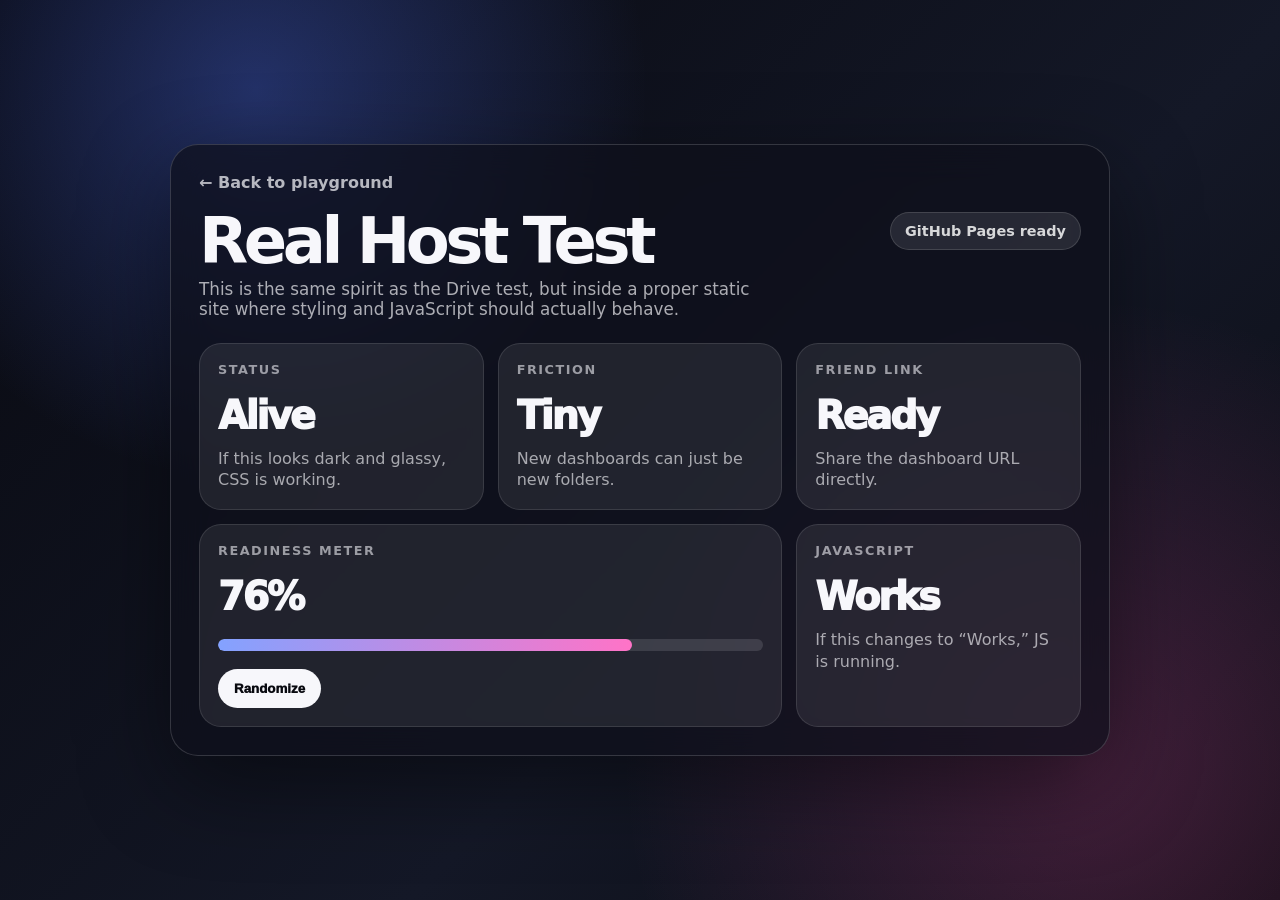
<file: dashboards/drive-test-remix/index.html>
<!doctype html>
<html lang="en">
<head>
  <meta charset="utf-8" />
  <meta name="viewport" content="width=device-width, initial-scale=1" />
  <title>Drive Test Remix</title>
  <style>
    * { box-sizing: border-box; }

    :root {
      font-family: Inter, ui-sans-serif, system-ui, -apple-system, BlinkMacSystemFont, "Segoe UI", sans-serif;
      color: #f7f7fb;
      background: #080910;
    }

    body {
      margin: 0;
      min-height: 100vh;
      display: grid;
      place-items: center;
      padding: 24px;
      background:
        radial-gradient(circle at 20% 10%, rgba(80, 116, 255, 0.35), transparent 30%),
        radial-gradient(circle at 85% 85%, rgba(255, 85, 180, 0.22), transparent 35%),
        linear-gradient(135deg, #080910, #141827 60%, #0b0c12);
    }

    .dashboard {
      width: min(940px, 100%);
      border: 1px solid rgba(255,255,255,0.16);
      border-radius: 28px;
      padding: 28px;
      background: rgba(14, 16, 27, 0.72);
      box-shadow: 0 28px 90px rgba(0,0,0,0.45);
      backdrop-filter: blur(18px);
    }

    .back {
      display: inline-flex;
      margin-bottom: 20px;
      color: rgba(247,247,251,0.72);
      text-decoration: none;
      font-weight: 850;
    }

    .top {
      display: flex;
      justify-content: space-between;
      gap: 20px;
      align-items: start;
      margin-bottom: 24px;
    }

    h1 {
      margin: 0 0 8px;
      font-size: clamp(2rem, 5vw, 4.4rem);
      letter-spacing: -0.07em;
      line-height: 0.92;
    }

    .subtitle {
      margin: 0;
      color: rgba(247, 247, 251, 0.68);
      font-size: 1.05rem;
      max-width: 580px;
    }

    .badge {
      white-space: nowrap;
      padding: 10px 14px;
      border-radius: 999px;
      background: rgba(255,255,255,0.1);
      color: rgba(255,255,255,0.82);
      border: 1px solid rgba(255,255,255,0.13);
      font-weight: 800;
      font-size: 0.9rem;
    }

    .grid {
      display: grid;
      grid-template-columns: repeat(3, 1fr);
      gap: 14px;
    }

    .card {
      min-height: 160px;
      border-radius: 22px;
      padding: 18px;
      background: rgba(255,255,255,0.08);
      border: 1px solid rgba(255,255,255,0.11);
      position: relative;
      overflow: hidden;
    }

    .label {
      color: rgba(247, 247, 251, 0.58);
      font-size: 0.8rem;
      text-transform: uppercase;
      letter-spacing: 0.12em;
      font-weight: 900;
    }

    .value {
      margin-top: 16px;
      font-size: 2.4rem;
      letter-spacing: -0.06em;
      font-weight: 950;
    }

    .note {
      margin-top: 10px;
      color: rgba(247, 247, 251, 0.64);
      line-height: 1.35;
    }

    .wide { grid-column: span 2; }

    .bar {
      height: 12px;
      border-radius: 999px;
      overflow: hidden;
      background: rgba(255,255,255,0.12);
      margin-top: 20px;
    }

    .fill {
      height: 100%;
      width: 76%;
      border-radius: inherit;
      background: linear-gradient(90deg, #83a2ff, #ff73c7);
      transition: width 250ms ease;
    }

    button {
      cursor: pointer;
      margin-top: 18px;
      border: 0;
      border-radius: 999px;
      padding: 12px 16px;
      font-weight: 950;
      color: #090a10;
      background: #f7f7fb;
    }

    @media (max-width: 760px) {
      .top { flex-direction: column; }
      .grid { grid-template-columns: 1fr; }
      .wide { grid-column: span 1; }
    }
  </style>
</head>
<body>
  <main class="dashboard">
    <a class="back" href="../../">← Back to playground</a>

    <section class="top">
      <div>
        <h1>Real Host Test</h1>
        <p class="subtitle">This is the same spirit as the Drive test, but inside a proper static site where styling and JavaScript should actually behave.</p>
      </div>
      <div class="badge">GitHub Pages ready</div>
    </section>

    <section class="grid">
      <article class="card">
        <div class="label">Status</div>
        <div class="value">Alive</div>
        <div class="note">If this looks dark and glassy, CSS is working.</div>
      </article>

      <article class="card">
        <div class="label">Friction</div>
        <div class="value">Tiny</div>
        <div class="note">New dashboards can just be new folders.</div>
      </article>

      <article class="card">
        <div class="label">Friend link</div>
        <div class="value">Ready</div>
        <div class="note">Share the dashboard URL directly.</div>
      </article>

      <article class="card wide">
        <div class="label">Readiness meter</div>
        <div class="value" id="meter">76%</div>
        <div class="bar"><div class="fill" id="fill"></div></div>
        <button onclick="randomize()">Randomize</button>
      </article>

      <article class="card">
        <div class="label">JavaScript</div>
        <div class="value" id="jsStatus">Checking…</div>
        <div class="note">If this changes to “Works,” JS is running.</div>
      </article>
    </section>
  </main>

  <script>
    document.getElementById("jsStatus").textContent = "Works";

    function randomize() {
      const value = Math.floor(Math.random() * 101);
      document.getElementById("meter").textContent = value + "%";
      document.getElementById("fill").style.width = value + "%";
    }
  </script>
</body>
</html>
</file>
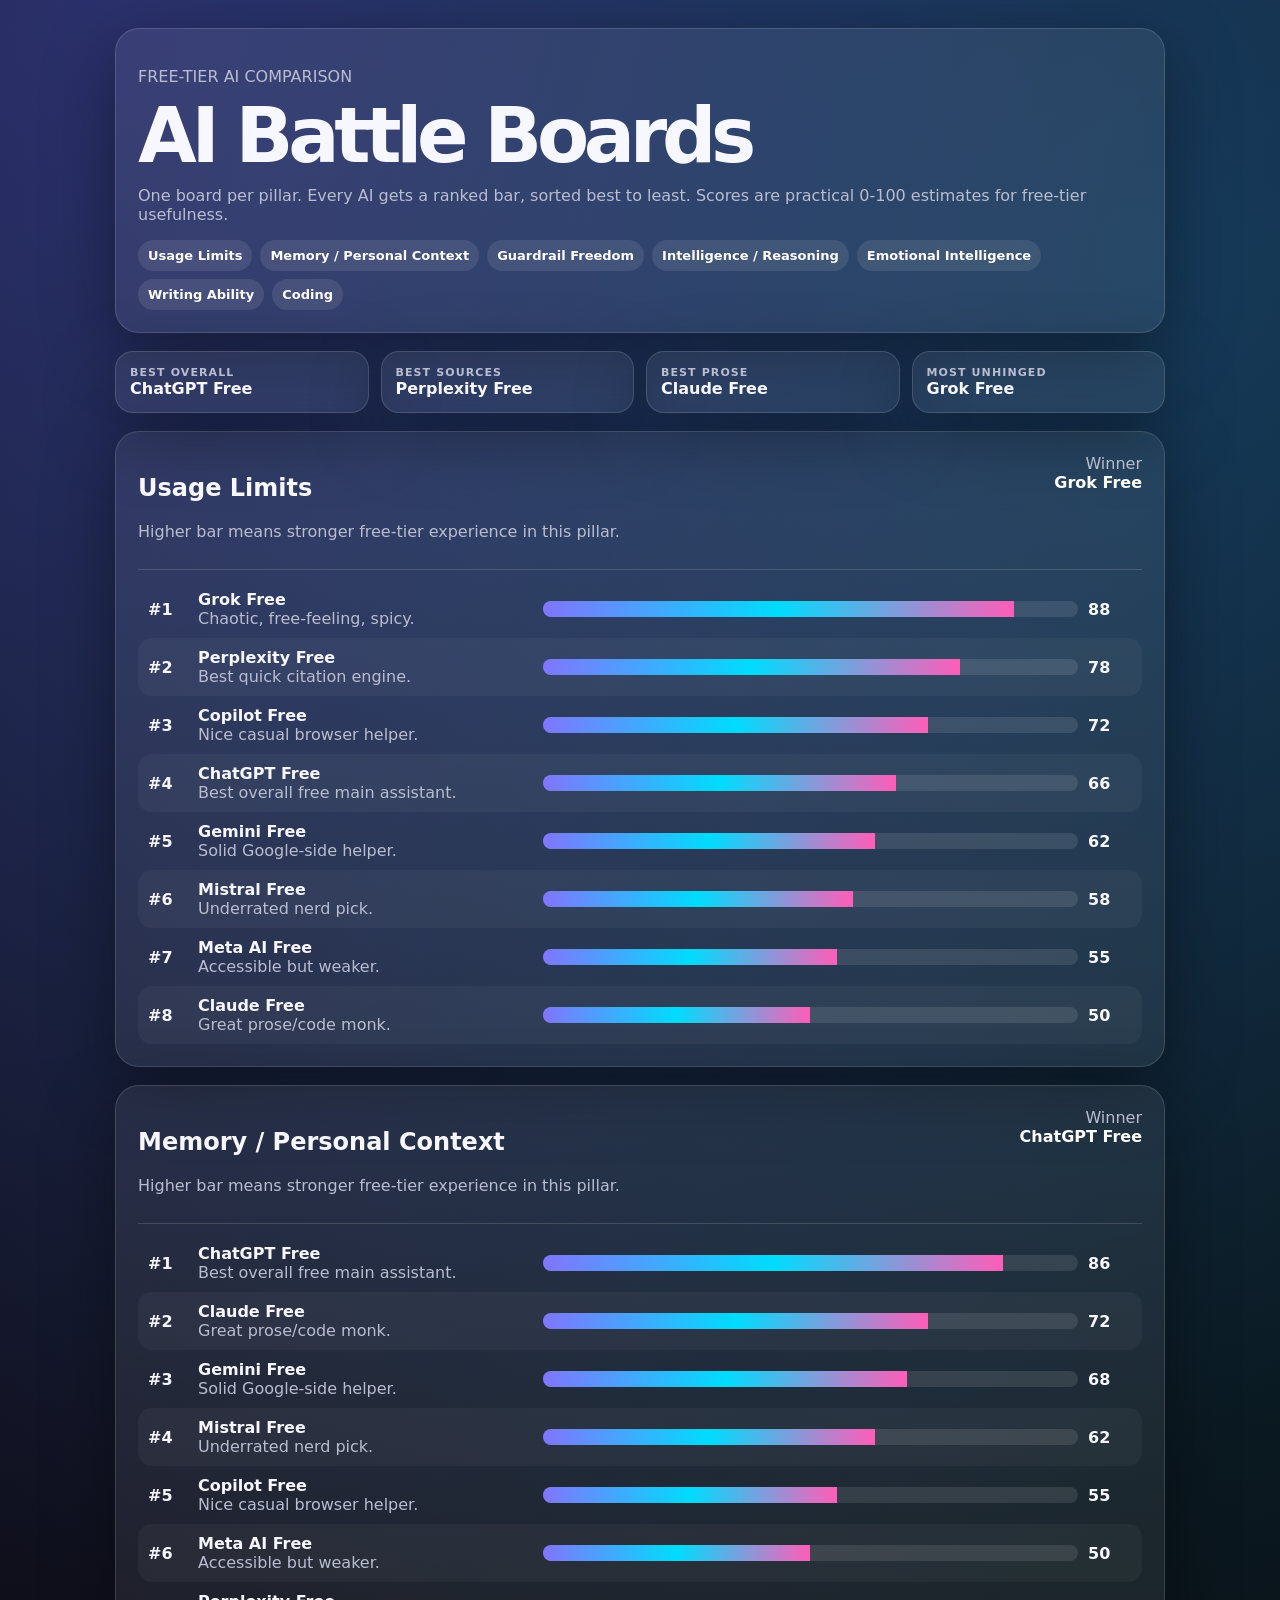
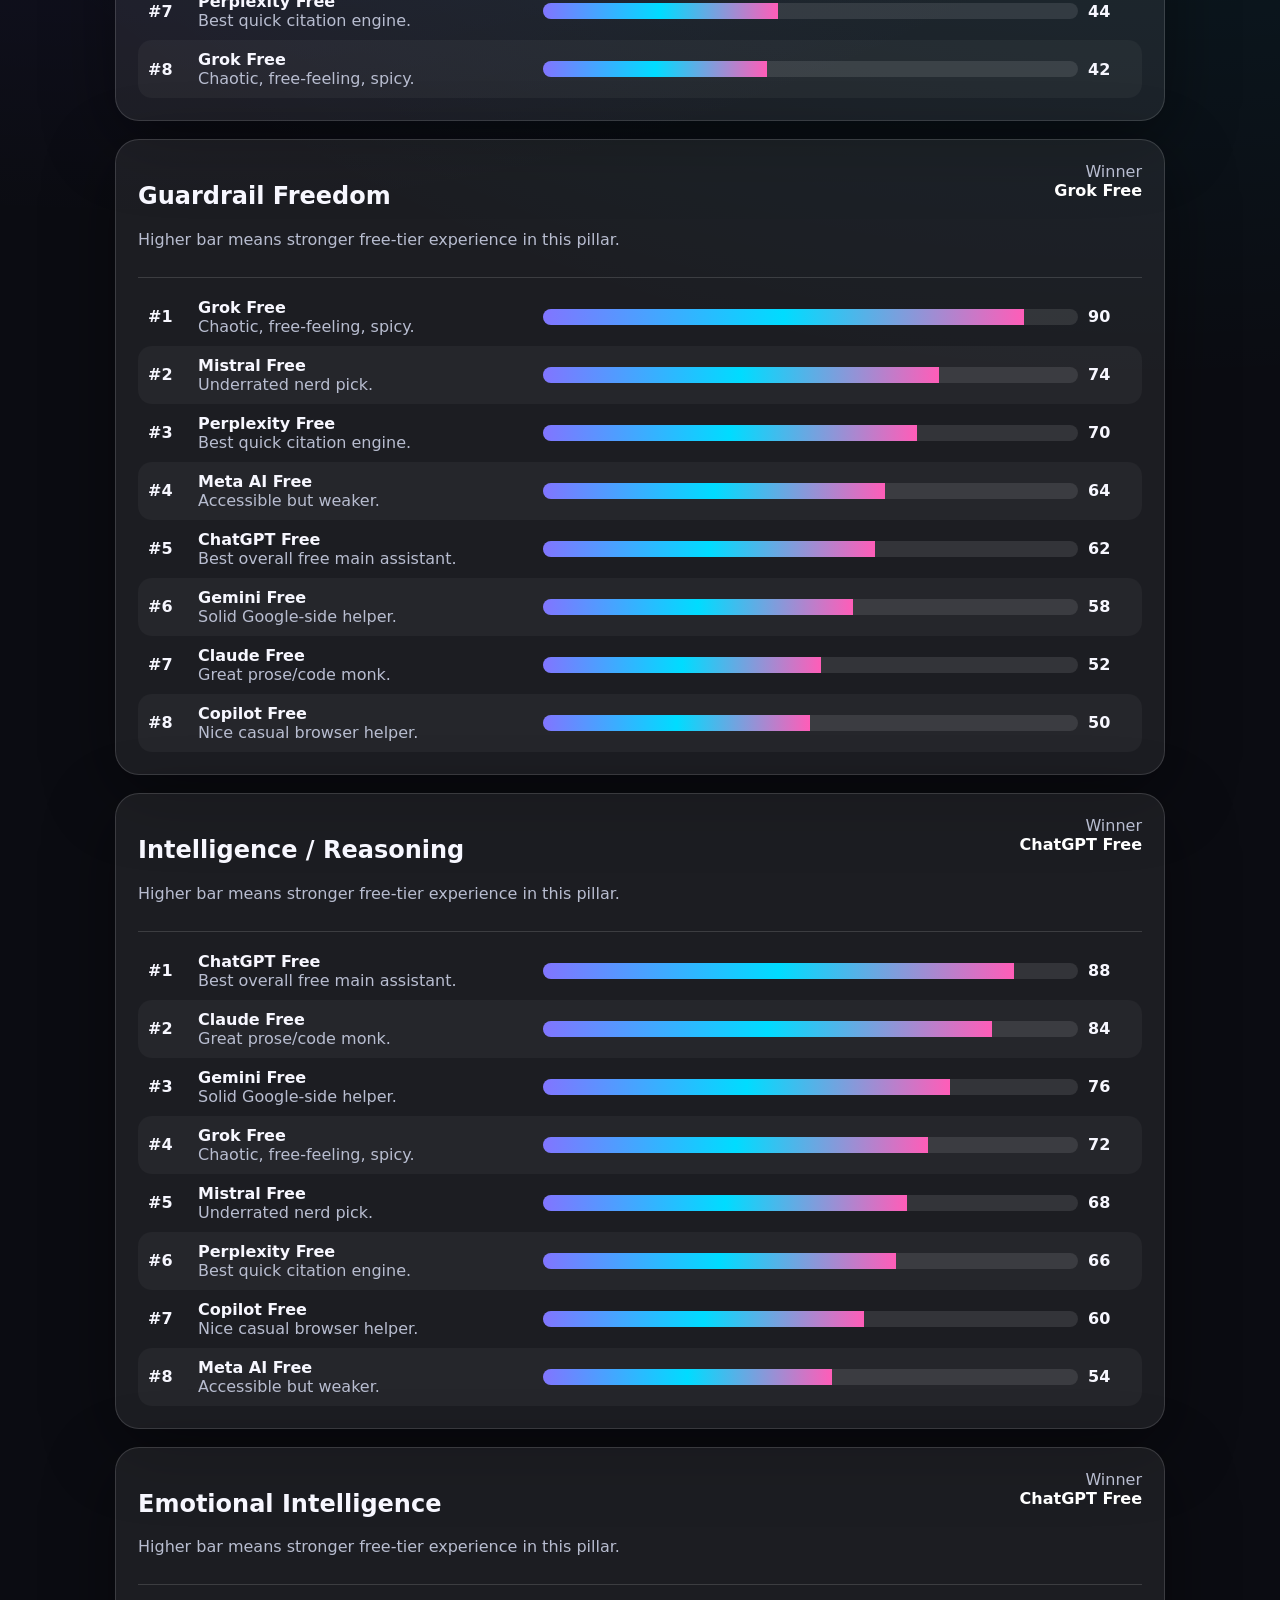
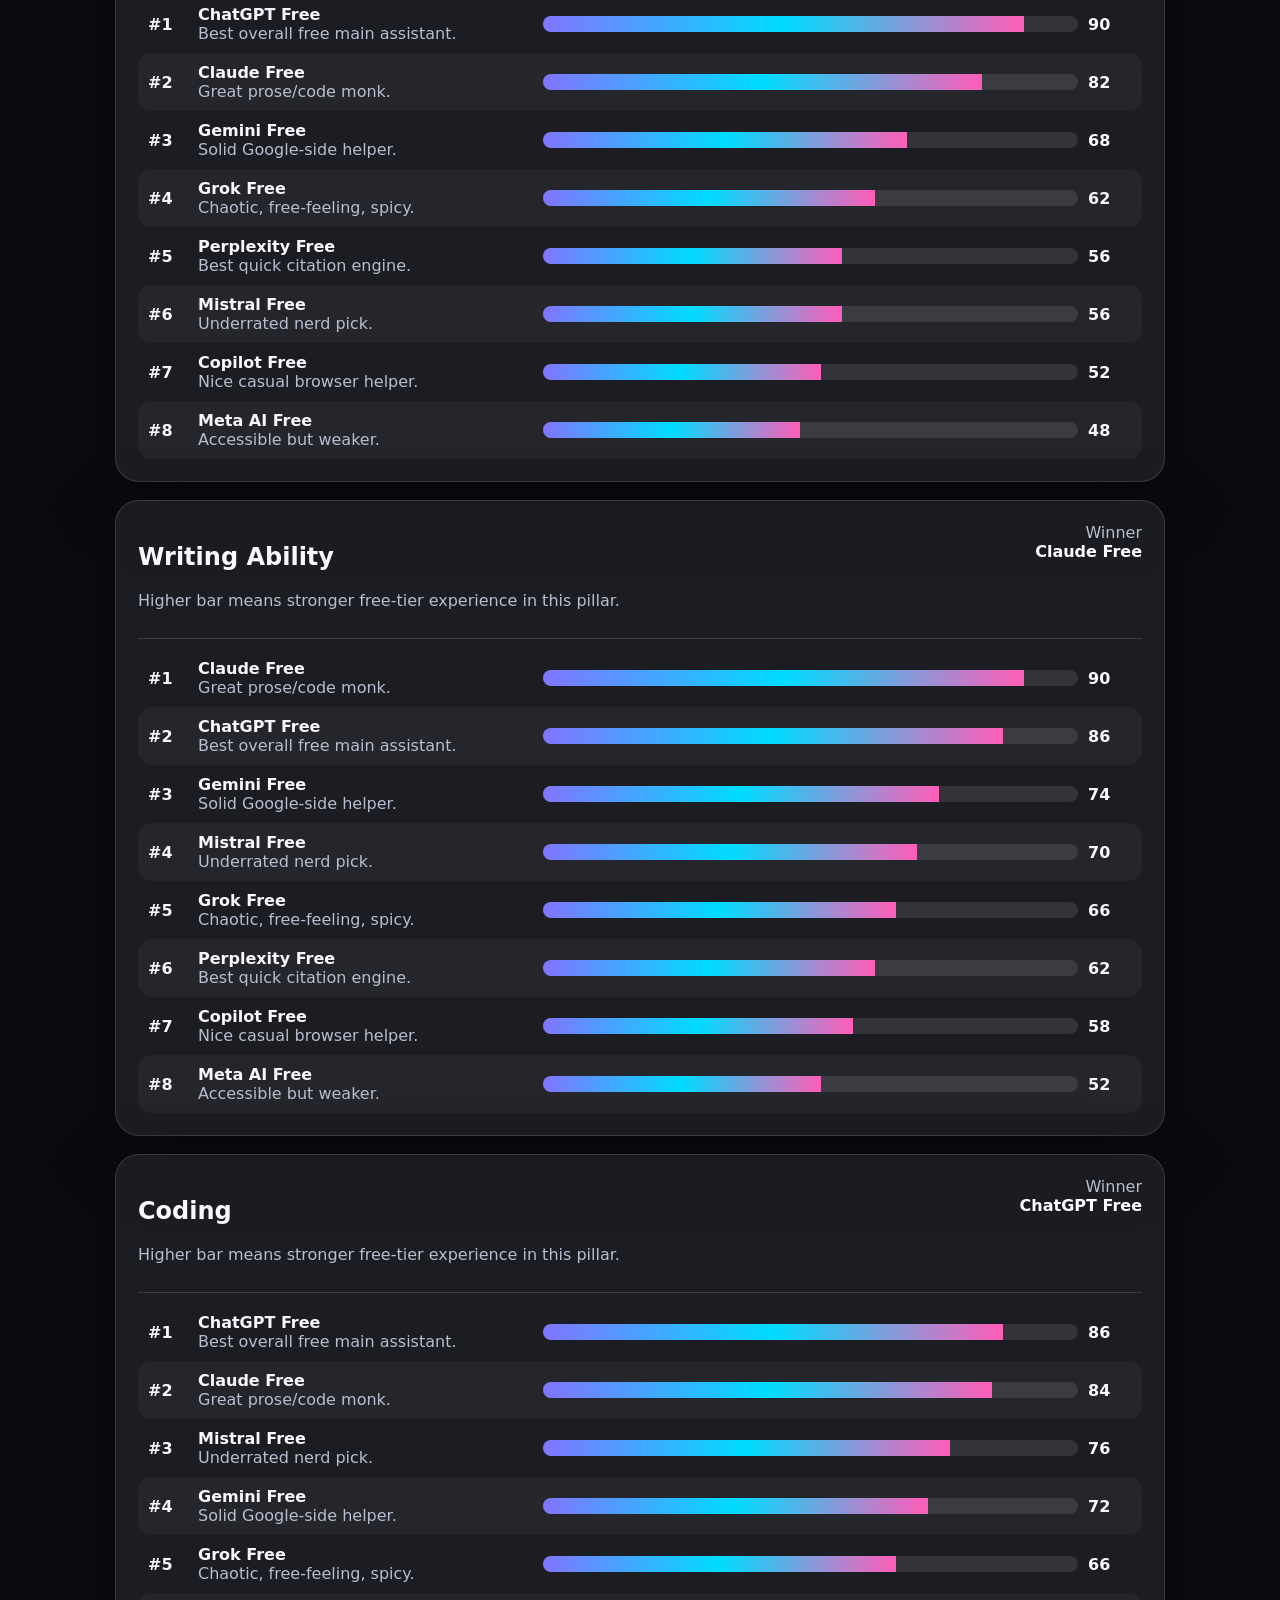
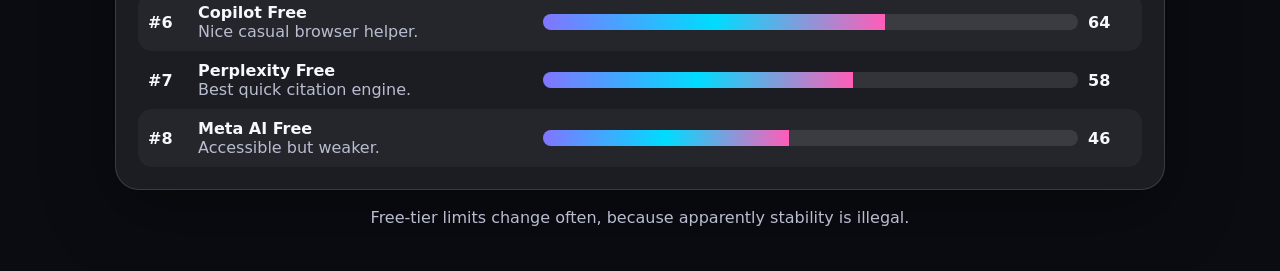
<file: dashboards/free-ai-battle-boards/index.html>
<!doctype html><meta charset="utf-8"><meta name="viewport" content="width=device-width,initial-scale=1"><title>Free AI Battle Boards</title><style>body{margin:0;font-family:system-ui;background:radial-gradient(circle at 10% 0,#6d5cff55,transparent 35%),radial-gradient(circle at 90% 5%,#00dcff33,transparent 35%),#0b0c12;color:#f7f7ff}.w{max-width:1050px;margin:auto;padding:28px}header,.b,.m{background:#ffffff12;border:1px solid #ffffff24;border-radius:24px;padding:22px;margin:0 0 18px;box-shadow:0 20px 70px #0006}h1{font-size:clamp(42px,7vw,76px);line-height:.9;margin:0;letter-spacing:-.07em}p,.note,.win{color:#b8bdd0}.nav,.top{display:flex;gap:8px;flex-wrap:wrap}.nav a{color:#fff;text-decoration:none;background:#ffffff18;border-radius:99px;padding:8px 10px;font-weight:800;font-size:13px}.top{display:grid;grid-template-columns:repeat(4,1fr);gap:12px}.m{border-radius:18px;padding:14px}.m span{display:block;color:#b8bdd0;font-size:11px;text-transform:uppercase;font-weight:900;letter-spacing:.1em}.head{display:flex;justify-content:space-between;border-bottom:1px solid #ffffff24;padding-bottom:12px;margin-bottom:10px}.win{text-align:right}.win b{display:block;color:#fff}.r{display:grid;grid-template-columns:40px 1.25fr 2fr 44px;gap:10px;align-items:center;padding:10px;border-radius:14px}.r:nth-child(odd){background:#ffffff0a}.rk,.sc,.n{font-weight:900}.t{height:16px;background:#ffffff1a;border-radius:99px;overflow:hidden}.f{height:100%;background:linear-gradient(90deg,#8175ff,#00dcff,#ff5db8)}@media(max-width:760px){.top{grid-template-columns:1fr 1fr}.head{display:block}.win{text-align:left}.r{grid-template-columns:36px 1fr 42px}.t{grid-column:2/4}}</style><div class=w><header><p>FREE-TIER AI COMPARISON</p><h1>AI Battle Boards</h1><p>One board per pillar. Every AI gets a ranked bar, sorted best to least. Scores are practical 0-100 estimates for free-tier usefulness.</p><div class=nav id=nav></div></header><div class=top><div class=m><span>Best overall</span><b>ChatGPT Free</b></div><div class=m><span>Best sources</span><b>Perplexity Free</b></div><div class=m><span>Best prose</span><b>Claude Free</b></div><div class=m><span>Most unhinged</span><b>Grok Free</b></div></div><main id=boards></main><p style=text-align:center>Free-tier limits change often, because apparently stability is illegal.</p></div><script>const N={"ChatGPT Free":"Best overall free main assistant.","Perplexity Free":"Best quick citation engine.","Claude Free":"Great prose/code monk.","Gemini Free":"Solid Google-side helper.","Copilot Free":"Nice casual browser helper.","Grok Free":"Chaotic, free-feeling, spicy.","Mistral Free":"Underrated nerd pick.","Meta AI Free":"Accessible but weaker."},D={"Usage Limits":[["Grok Free",88],["Perplexity Free",78],["Copilot Free",72],["ChatGPT Free",66],["Gemini Free",62],["Mistral Free",58],["Meta AI Free",55],["Claude Free",50]],"Memory / Personal Context":[["ChatGPT Free",86],["Claude Free",72],["Gemini Free",68],["Mistral Free",62],["Copilot Free",55],["Meta AI Free",50],["Perplexity Free",44],["Grok Free",42]],"Guardrail Freedom":[["Grok Free",90],["Mistral Free",74],["Perplexity Free",70],["Meta AI Free",64],["ChatGPT Free",62],["Gemini Free",58],["Claude Free",52],["Copilot Free",50]],"Intelligence / Reasoning":[["ChatGPT Free",88],["Claude Free",84],["Gemini Free",76],["Grok Free",72],["Mistral Free",68],["Perplexity Free",66],["Copilot Free",60],["Meta AI Free",54]],"Emotional Intelligence":[["ChatGPT Free",90],["Claude Free",82],["Gemini Free",68],["Grok Free",62],["Perplexity Free",56],["Mistral Free",56],["Copilot Free",52],["Meta AI Free",48]],"Writing Ability":[["Claude Free",90],["ChatGPT Free",86],["Gemini Free",74],["Mistral Free",70],["Grok Free",66],["Perplexity Free",62],["Copilot Free",58],["Meta AI Free",52]],"Coding":[["ChatGPT Free",86],["Claude Free",84],["Mistral Free",76],["Gemini Free",72],["Grok Free",66],["Copilot Free",64],["Perplexity Free",58],["Meta AI Free",46]]};function id(s){return s.toLowerCase().replace(/[^a-z0-9]+/g,"-")}for(const [k,v] of Object.entries(D)){nav.innerHTML+=`<a href=#${id(k)}>${k}</a>`;boards.innerHTML+=`<section class=b id=${id(k)}><div class=head><div><h2>${k}</h2><p>Higher bar means stronger free-tier experience in this pillar.</p></div><div class=win>Winner<b>${v[0][0]}</b></div></div>${v.map((x,i)=>`<div class=r><div class=rk>#${i+1}</div><div><div class=n>${x[0]}</div><div class=note>${N[x[0]]}</div></div><div class=t><div class=f style=width:${x[1]}%></div></div><div class=sc>${x[1]}</div></div>`).join("")}</section>`}</script>
</file>
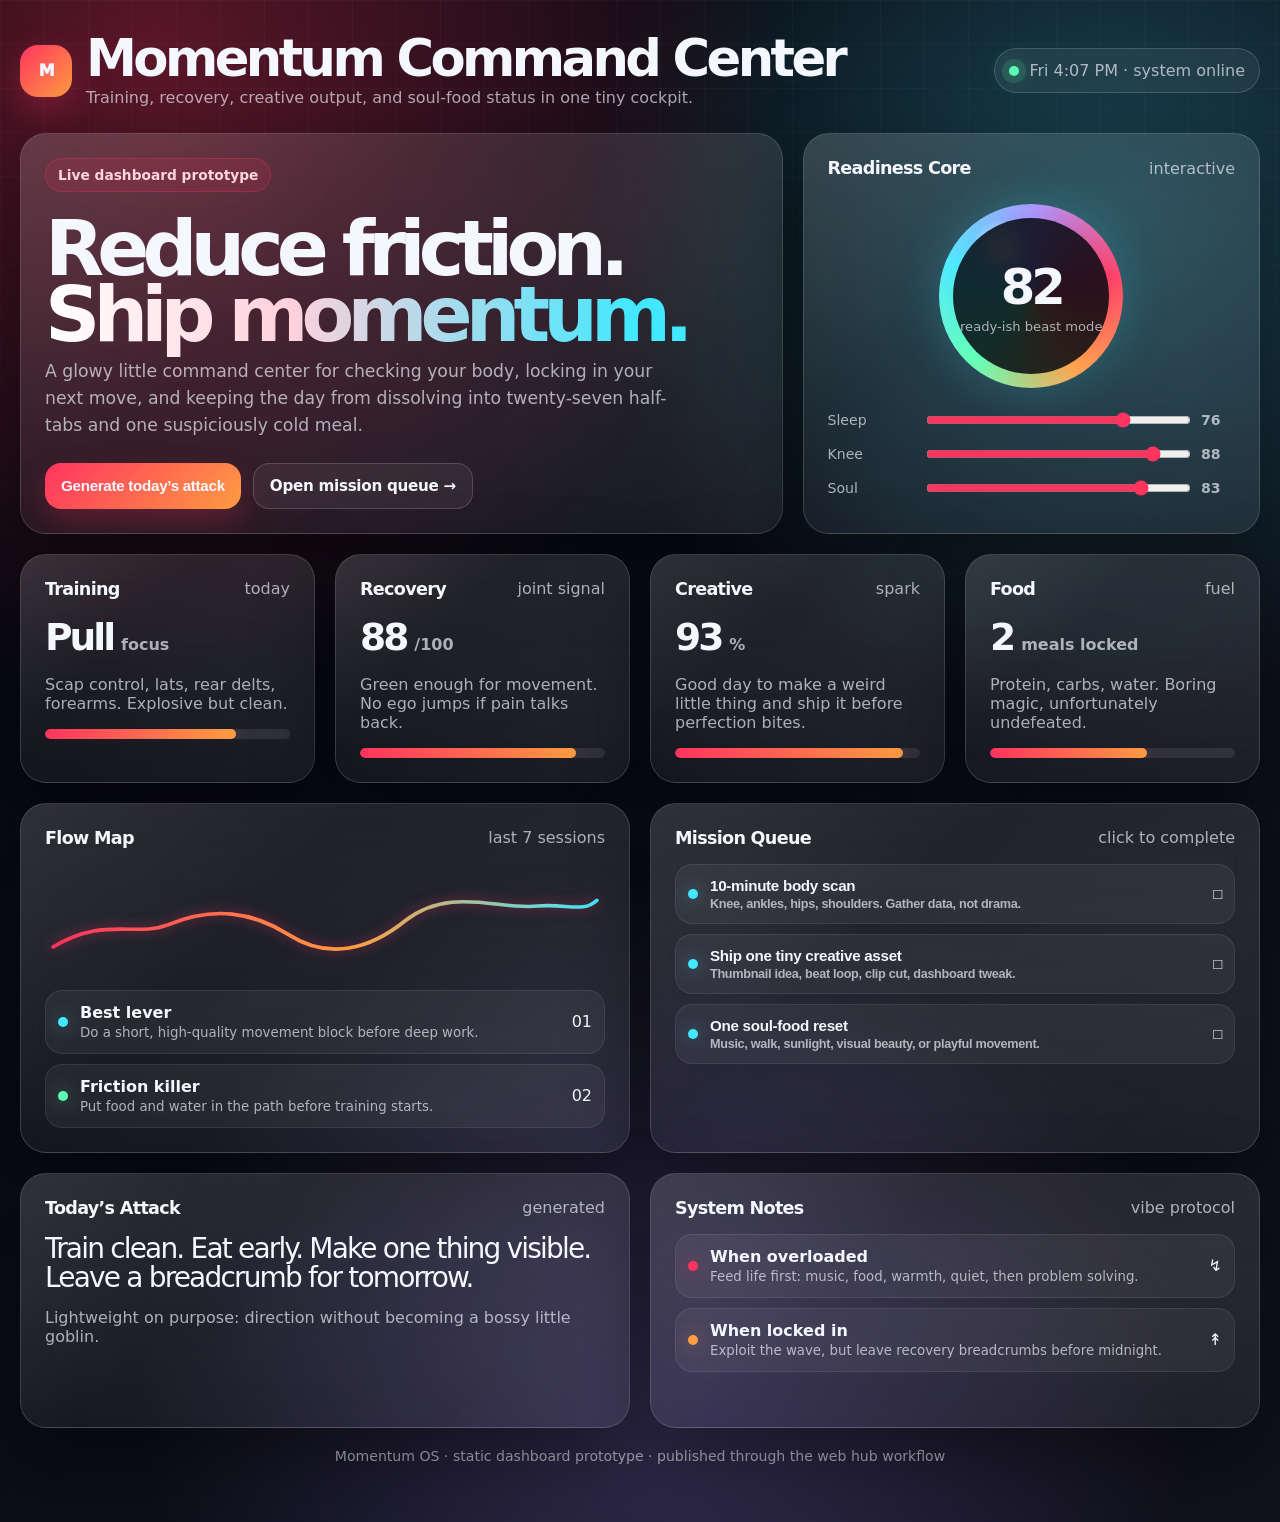
<file: dashboards/momentum-command-center/index.html>
<!doctype html>
<html lang="en">
<head>
  <meta charset="utf-8" />
  <meta name="viewport" content="width=device-width, initial-scale=1" />
  <title>Momentum Command Center</title>
  <style>
    :root{--bg:#080a12;--panel:rgba(255,255,255,.08);--line:rgba(255,255,255,.16);--text:#f5f7ff;--muted:rgba(245,247,255,.67);--red:#ff345f;--orange:#ff9d42;--cyan:#42e8ff;--green:#5cffb1;--violet:#a78bfa;--r:26px;font-family:Inter,ui-sans-serif,system-ui,-apple-system,BlinkMacSystemFont,"Segoe UI",sans-serif;color:var(--text);background:#070812}*{box-sizing:border-box}body{margin:0;min-height:100vh;background:radial-gradient(circle at 12% 4%,rgba(255,52,95,.34),transparent 34%),radial-gradient(circle at 86% 14%,rgba(66,232,255,.26),transparent 30%),radial-gradient(circle at 52% 92%,rgba(167,139,250,.24),transparent 34%),linear-gradient(135deg,#05060c,#0b0d17 48%,#11111d);overflow-x:hidden}body:before{content:"";position:fixed;inset:0;pointer-events:none;background-image:linear-gradient(rgba(255,255,255,.035) 1px,transparent 1px),linear-gradient(90deg,rgba(255,255,255,.035) 1px,transparent 1px);background-size:44px 44px;mask-image:linear-gradient(to bottom,rgba(0,0,0,.8),transparent 85%)}main{width:min(1240px,calc(100% - 32px));margin:auto;padding:34px 0 44px;position:relative;z-index:1}.top{display:flex;align-items:center;justify-content:space-between;gap:18px;margin-bottom:26px}.brand{display:flex;align-items:center;gap:14px}.sigil{width:52px;height:52px;display:grid;place-items:center;border-radius:18px;background:linear-gradient(135deg,var(--red),var(--orange));box-shadow:0 12px 34px rgba(255,52,95,.3);font-weight:950;letter-spacing:-.08em}h1{margin:0;font-size:clamp(2rem,4vw,4.5rem);letter-spacing:-.07em;line-height:.94}.sub,.micro{color:var(--muted)}.sub{margin:6px 0 0}.pill{display:flex;align-items:center;gap:10px;padding:12px 14px;border:1px solid var(--line);border-radius:999px;background:rgba(255,255,255,.06);backdrop-filter:blur(16px);color:var(--muted);white-space:nowrap}.pulse{width:10px;height:10px;border-radius:99px;background:var(--green);box-shadow:0 0 0 7px rgba(92,255,177,.12),0 0 24px rgba(92,255,177,.75)}.hero{display:grid;grid-template-columns:1.25fr .75fr;gap:20px;margin-bottom:20px}.panel{border:1px solid var(--line);border-radius:var(--r);background:linear-gradient(180deg,rgba(255,255,255,.105),rgba(255,255,255,.052));box-shadow:0 28px 80px rgba(0,0,0,.45);backdrop-filter:blur(22px);overflow:hidden;position:relative}.panel:after{content:"";position:absolute;inset:0;background:linear-gradient(135deg,rgba(255,255,255,.12),transparent 35%,rgba(255,255,255,.04));pointer-events:none;opacity:.55}.inner{position:relative;z-index:1;padding:24px}.heroCard{min-height:310px;display:flex;flex-direction:column;justify-content:space-between}.tag{display:inline-flex;width:max-content;padding:8px 12px;border-radius:999px;background:rgba(255,52,95,.13);color:#ffd6df;border:1px solid rgba(255,52,95,.28);font-size:.86rem;font-weight:800}.heroTitle{margin:24px 0 10px;font-size:clamp(2.6rem,6vw,6.2rem);line-height:.86;letter-spacing:-.09em;max-width:820px}.heroTitle span{background:linear-gradient(90deg,#fff,#ffd1dc 38%,var(--cyan) 92%);-webkit-background-clip:text;background-clip:text;color:transparent}.copy{max-width:640px;color:var(--muted);font-size:1.08rem;line-height:1.55;margin:0}.row{display:flex;flex-wrap:wrap;gap:12px;margin-top:24px}button,.ghost{border:0;cursor:pointer;color:var(--text);border-radius:16px;padding:13px 16px;font-weight:850;font-size:.95rem;letter-spacing:-.02em;transition:.18s}.primary{background:linear-gradient(135deg,var(--red),var(--orange));box-shadow:0 14px 32px rgba(255,52,95,.25)}.ghost{border:1px solid var(--line);background:rgba(255,255,255,.06);text-decoration:none;display:inline-flex}button:hover,.ghost:hover{transform:translateY(-2px);filter:brightness(1.08)}.label{display:flex;align-items:center;justify-content:space-between;gap:12px;margin-bottom:16px}h2{margin:0;font-size:1.1rem;letter-spacing:-.04em}.orbWrap{display:grid;place-items:center;padding:10px 0 22px}.orb{width:184px;height:184px;border-radius:50%;display:grid;place-items:center;background:radial-gradient(circle at 34% 24%,rgba(255,255,255,.8),transparent 16%),conic-gradient(from 220deg,var(--green),var(--cyan),var(--violet),var(--red),var(--orange),var(--green));box-shadow:0 0 46px rgba(66,232,255,.2),inset 0 0 38px rgba(255,255,255,.18);position:relative;animation:breathe 5s ease-in-out infinite}.orb:before{content:"";position:absolute;inset:14px;border-radius:inherit;background:rgba(8,10,18,.86);backdrop-filter:blur(6px)}.score{position:relative;text-align:center}.score strong{display:block;font-size:3.1rem;letter-spacing:-.08em}.score span{color:var(--muted);font-size:.82rem}@keyframes breathe{50%{transform:scale(1.035);filter:saturate(1.3)}}.sliders{display:grid;gap:14px}.slider{display:grid;grid-template-columns:84px 1fr 34px;align-items:center;gap:12px;color:var(--muted);font-size:.88rem}input[type=range]{width:100%;accent-color:var(--red)}.grid{display:grid;grid-template-columns:repeat(4,1fr);gap:20px}.metric{min-height:160px}.value{display:flex;align-items:baseline;gap:8px;margin:14px 0 10px}.value strong{font-size:2.35rem;letter-spacing:-.08em}.value span{color:var(--muted);font-weight:700}.bar{height:10px;border-radius:999px;background:rgba(255,255,255,.09);overflow:hidden;margin-top:16px}.bar i{display:block;height:100%;width:var(--w);border-radius:inherit;background:linear-gradient(90deg,var(--red),var(--orange));box-shadow:0 0 18px rgba(255,52,95,.35)}.wide{grid-column:span 2;min-height:255px}.list{display:grid;gap:10px;margin-top:14px}.item{display:grid;grid-template-columns:auto 1fr auto;align-items:center;gap:12px;padding:12px;border-radius:17px;background:rgba(255,255,255,.055);border:1px solid rgba(255,255,255,.08);text-align:left}.dot{width:10px;height:10px;border-radius:999px;background:var(--cyan);box-shadow:0 0 18px rgba(66,232,255,.5)}.item small{color:var(--muted)}.spark{height:86px;width:100%;margin-top:22px}.spark path{fill:none;stroke:url(#grad);stroke-width:5;stroke-linecap:round;stroke-linejoin:round;filter:drop-shadow(0 0 8px rgba(255,52,95,.5))}.quote{font-size:1.75rem;line-height:1.05;letter-spacing:-.065em;margin:12px 0 16px}.foot{margin-top:20px;color:var(--muted);text-align:center;font-size:.88rem}@media(max-width:940px){.hero{grid-template-columns:1fr}.grid{grid-template-columns:repeat(2,1fr)}.wide{grid-column:span 2}.top{align-items:flex-start;flex-direction:column}}@media(max-width:620px){main{width:min(100% - 22px,1240px);padding-top:20px}.inner{padding:18px}.grid{grid-template-columns:1fr;gap:14px}.wide{grid-column:span 1}.heroTitle{font-size:3.2rem}.pill{white-space:normal}.slider{grid-template-columns:70px 1fr 32px}}
  </style>
</head>
<body>
  <main>
    <header class="top">
      <div class="brand"><div class="sigil">M</div><div><h1>Momentum Command Center</h1><p class="sub">Training, recovery, creative output, and soul-food status in one tiny cockpit.</p></div></div>
      <div class="pill"><span class="pulse"></span><span id="clock">system online</span></div>
    </header>

    <section class="hero">
      <article class="panel heroCard"><div class="inner"><span class="tag">Live dashboard prototype</span><h2 class="heroTitle">Reduce friction. <span>Ship momentum.</span></h2><p class="copy">A glowy little command center for checking your body, locking in your next move, and keeping the day from dissolving into twenty-seven half-tabs and one suspiciously cold meal.</p><div class="row"><button class="primary" id="randomize">Generate today’s attack</button><a class="ghost" href="#missions">Open mission queue →</a></div></div></article>
      <aside class="panel"><div class="inner"><div class="label"><h2>Readiness Core</h2><span class="micro">interactive</span></div><div class="orbWrap"><div class="orb"><div class="score"><strong id="score">82</strong><span>ready-ish beast mode</span></div></div></div><div class="sliders"><label class="slider">Sleep <input id="sleep" type="range" min="0" max="100" value="76"><b>76</b></label><label class="slider">Knee <input id="knee" type="range" min="0" max="100" value="88"><b>88</b></label><label class="slider">Soul <input id="soul" type="range" min="0" max="100" value="83"><b>83</b></label></div></div></aside>
    </section>

    <section class="grid">
      <article class="panel metric"><div class="inner"><div class="label"><h2>Training</h2><span class="micro">today</span></div><div class="value"><strong id="trainingVal">Pull</strong><span>focus</span></div><p class="micro" id="trainingCopy">Scap control, lats, rear delts, forearms. Explosive but clean.</p><div class="bar"><i style="--w:78%"></i></div></div></article>
      <article class="panel metric"><div class="inner"><div class="label"><h2>Recovery</h2><span class="micro">joint signal</span></div><div class="value"><strong id="recoveryVal">88</strong><span>/100</span></div><p class="micro">Green enough for movement. No ego jumps if pain talks back.</p><div class="bar"><i id="recoveryBar" style="--w:88%"></i></div></div></article>
      <article class="panel metric"><div class="inner"><div class="label"><h2>Creative</h2><span class="micro">spark</span></div><div class="value"><strong id="creativeVal">93</strong><span>%</span></div><p class="micro">Good day to make a weird little thing and ship it before perfection bites.</p><div class="bar"><i style="--w:93%"></i></div></div></article>
      <article class="panel metric"><div class="inner"><div class="label"><h2>Food</h2><span class="micro">fuel</span></div><div class="value"><strong id="foodVal">2</strong><span>meals locked</span></div><p class="micro">Protein, carbs, water. Boring magic, unfortunately undefeated.</p><div class="bar"><i style="--w:64%"></i></div></div></article>

      <article class="panel wide"><div class="inner"><div class="label"><h2>Flow Map</h2><span class="micro">last 7 sessions</span></div><svg class="spark" viewBox="0 0 680 120" preserveAspectRatio="none"><defs><linearGradient id="grad" x1="0" x2="1"><stop offset="0%" stop-color="#ff345f"/><stop offset="55%" stop-color="#ff9d42"/><stop offset="100%" stop-color="#42e8ff"/></linearGradient></defs><path d="M10,85 C70,42 110,72 150,54 C205,28 252,36 296,68 C345,104 395,88 438,48 C492,0 552,34 598,28 C632,24 654,38 670,20"/></svg><div class="list"><div class="item"><span class="dot"></span><div><b>Best lever</b><br><small id="lever">Do a short, high-quality movement block before deep work.</small></div><span>01</span></div><div class="item"><span class="dot" style="background:var(--green);box-shadow:0 0 18px rgba(92,255,177,.5)"></span><div><b>Friction killer</b><br><small id="friction">Put food and water in the path before training starts.</small></div><span>02</span></div></div></div></article>
      <article class="panel wide" id="missions"><div class="inner"><div class="label"><h2>Mission Queue</h2><span class="micro">click to complete</span></div><div class="list"><button class="item"><span class="dot"></span><div><b>10-minute body scan</b><br><small>Knee, ankles, hips, shoulders. Gather data, not drama.</small></div><span>□</span></button><button class="item"><span class="dot"></span><div><b>Ship one tiny creative asset</b><br><small>Thumbnail idea, beat loop, clip cut, dashboard tweak.</small></div><span>□</span></button><button class="item"><span class="dot"></span><div><b>One soul-food reset</b><br><small>Music, walk, sunlight, visual beauty, or playful movement.</small></div><span>□</span></button></div></div></article>
      <article class="panel wide"><div class="inner"><div class="label"><h2>Today’s Attack</h2><span class="micro">generated</span></div><p class="quote" id="attack">Train clean. Eat early. Make one thing visible. Leave a breadcrumb for tomorrow.</p><p class="micro">Lightweight on purpose: direction without becoming a bossy little goblin.</p></div></article>
      <article class="panel wide"><div class="inner"><div class="label"><h2>System Notes</h2><span class="micro">vibe protocol</span></div><div class="list"><div class="item"><span class="dot" style="background:var(--red);box-shadow:0 0 18px rgba(255,52,95,.5)"></span><div><b>When overloaded</b><br><small>Feed life first: music, food, warmth, quiet, then problem solving.</small></div><span>↯</span></div><div class="item"><span class="dot" style="background:var(--orange);box-shadow:0 0 18px rgba(255,157,66,.5)"></span><div><b>When locked in</b><br><small>Exploit the wave, but leave recovery breadcrumbs before midnight.</small></div><span>↟</span></div></div></div></article>
    </section>
    <p class="foot">Momentum OS · static dashboard prototype · published through the web hub workflow</p>
  </main>
  <script>
    const clock=document.querySelector('#clock'),score=document.querySelector('#score'),sliders=[...document.querySelectorAll('input[type="range"]')],randomize=document.querySelector('#randomize'),attack=document.querySelector('#attack'),lever=document.querySelector('#lever'),friction=document.querySelector('#friction'),trainingVal=document.querySelector('#trainingVal'),trainingCopy=document.querySelector('#trainingCopy'),recoveryVal=document.querySelector('#recoveryVal'),recoveryBar=document.querySelector('#recoveryBar'),creativeVal=document.querySelector('#creativeVal'),foodVal=document.querySelector('#foodVal');
    const attacks=['Train clean. Eat early. Make one thing visible. Leave a breadcrumb for tomorrow.','Tiny warmup, sharp session, tiny ship. No heroic suffering required today.','Do the minimum that reopens momentum, then let the day get greedy in a good way.','Move like a panther, edit like a menace, recover like someone with future plans.','Pick one body win, one creative win, one soul-food win. That is the whole game.'];
    const levers=['Do a short, high-quality movement block before deep work.','Start with the easiest visible win, then chain into the harder thing.','Use music as the ignition switch before deciding how motivated you are.','Make the first step physically obvious: shoes, water, food, tab open.'];
    const frictions=['Put food and water in the path before training starts.','Do not negotiate with the bed while holding your phone. Rookie trap.','Leave the next project file open so tomorrow has a doorway.','Keep the plan small enough that starting feels mildly stupid not to do.'];
    const modes=[['Pull','Scap control, lats, rear delts, forearms. Explosive but clean.'],['Legs','Slow strength and deep ROM. Tendon-friendly, ego-hostile.'],['Push','Upper chest, shoulders packed down and back, clean tension.'],['Restore','Core, neck, forearms, mobility, and nervous system cleanup.']];
    function tick(){const n=new Date();clock.textContent=n.toLocaleString([],{weekday:'short',hour:'numeric',minute:'2-digit'})+' · system online'}
    function update(){const sleep=+document.querySelector('#sleep').value,knee=+document.querySelector('#knee').value,soul=+document.querySelector('#soul').value;score.textContent=Math.round(sleep*.34+knee*.36+soul*.30);recoveryVal.textContent=knee;recoveryBar.style.setProperty('--w',knee+'%');sliders.forEach(s=>s.nextElementSibling.textContent=s.value)}
    randomize.addEventListener('click',()=>{const pick=a=>a[Math.floor(Math.random()*a.length)];attack.textContent=pick(attacks);lever.textContent=pick(levers);friction.textContent=pick(frictions);const m=pick(modes);trainingVal.textContent=m[0];trainingCopy.textContent=m[1];creativeVal.textContent=Math.floor(82+Math.random()*17);foodVal.textContent=Math.floor(1+Math.random()*4)});
    document.querySelector('#missions').addEventListener('click',e=>{const b=e.target.closest('button');if(!b)return;const mark=b.querySelector('span:last-child'),done=mark.textContent==='✓';mark.textContent=done?'□':'✓';b.style.opacity=done?'1':'.55';b.style.transform=done?'none':'scale(.99)'});
    sliders.forEach(s=>s.addEventListener('input',update));tick();update();setInterval(tick,30000);
  </script>
</body>
</html>
</file>
<file: style.css>
* {
  box-sizing: border-box;
}

:root {
  font-family: Inter, ui-sans-serif, system-ui, -apple-system, BlinkMacSystemFont, "Segoe UI", sans-serif;
  color: #f7f7fb;
  background: #080910;
}

body {
  margin: 0;
  min-height: 100vh;
  background:
    radial-gradient(circle at 12% 12%, rgba(86, 116, 255, 0.36), transparent 32%),
    radial-gradient(circle at 85% 78%, rgba(255, 85, 190, 0.22), transparent 34%),
    linear-gradient(135deg, #080910, #141827 62%, #090a11);
}

.shell {
  width: min(1120px, calc(100vw - 32px));
  margin: 0 auto;
  padding: 56px 0;
}

.hero {
  padding: clamp(28px, 5vw, 64px);
  border: 1px solid rgba(255, 255, 255, 0.14);
  border-radius: 34px;
  background: rgba(14, 16, 27, 0.68);
  box-shadow: 0 26px 90px rgba(0, 0, 0, 0.42);
  backdrop-filter: blur(18px);
}

.eyebrow {
  margin: 0 0 14px;
  color: rgba(247, 247, 251, 0.62);
  font-size: 0.84rem;
  text-transform: uppercase;
  letter-spacing: 0.18em;
  font-weight: 900;
}

h1 {
  max-width: 820px;
  margin: 0;
  font-size: clamp(3rem, 9vw, 7rem);
  line-height: 0.88;
  letter-spacing: -0.085em;
}

.lede {
  max-width: 680px;
  margin: 24px 0 0;
  color: rgba(247, 247, 251, 0.7);
  font-size: clamp(1rem, 2vw, 1.25rem);
  line-height: 1.55;
}

.grid {
  display: grid;
  grid-template-columns: repeat(3, 1fr);
  gap: 16px;
  margin-top: 18px;
}

.card {
  min-height: 260px;
  display: flex;
  flex-direction: column;
  justify-content: space-between;
  padding: 22px;
  border-radius: 26px;
  text-decoration: none;
  color: inherit;
  background: rgba(255, 255, 255, 0.08);
  border: 1px solid rgba(255, 255, 255, 0.12);
  overflow: hidden;
  position: relative;
}

.card::after {
  content: "";
  position: absolute;
  width: 170px;
  height: 170px;
  right: -70px;
  bottom: -80px;
  border-radius: 50%;
  background: rgba(255, 255, 255, 0.08);
}

.card h2 {
  margin: 32px 0 10px;
  font-size: 2rem;
  letter-spacing: -0.06em;
  line-height: 0.95;
}

.card p {
  margin: 0;
  color: rgba(247, 247, 251, 0.66);
  line-height: 1.45;
}

.tag {
  width: fit-content;
  padding: 8px 11px;
  border-radius: 999px;
  background: rgba(255, 255, 255, 0.1);
  color: rgba(247, 247, 251, 0.72);
  font-size: 0.78rem;
  font-weight: 900;
}

.featured {
  background:
    linear-gradient(145deg, rgba(111, 139, 255, 0.28), rgba(255, 112, 201, 0.12)),
    rgba(255, 255, 255, 0.08);
}

.open {
  margin-top: 28px;
  font-weight: 950;
}

.empty {
  opacity: 0.74;
}

code {
  font-family: ui-monospace, SFMono-Regular, Menlo, monospace;
  font-size: 0.92em;
  color: #fff;
}

@media (max-width: 860px) {
  .grid {
    grid-template-columns: 1fr;
  }

  .card {
    min-height: 210px;
  }
}
</file>
